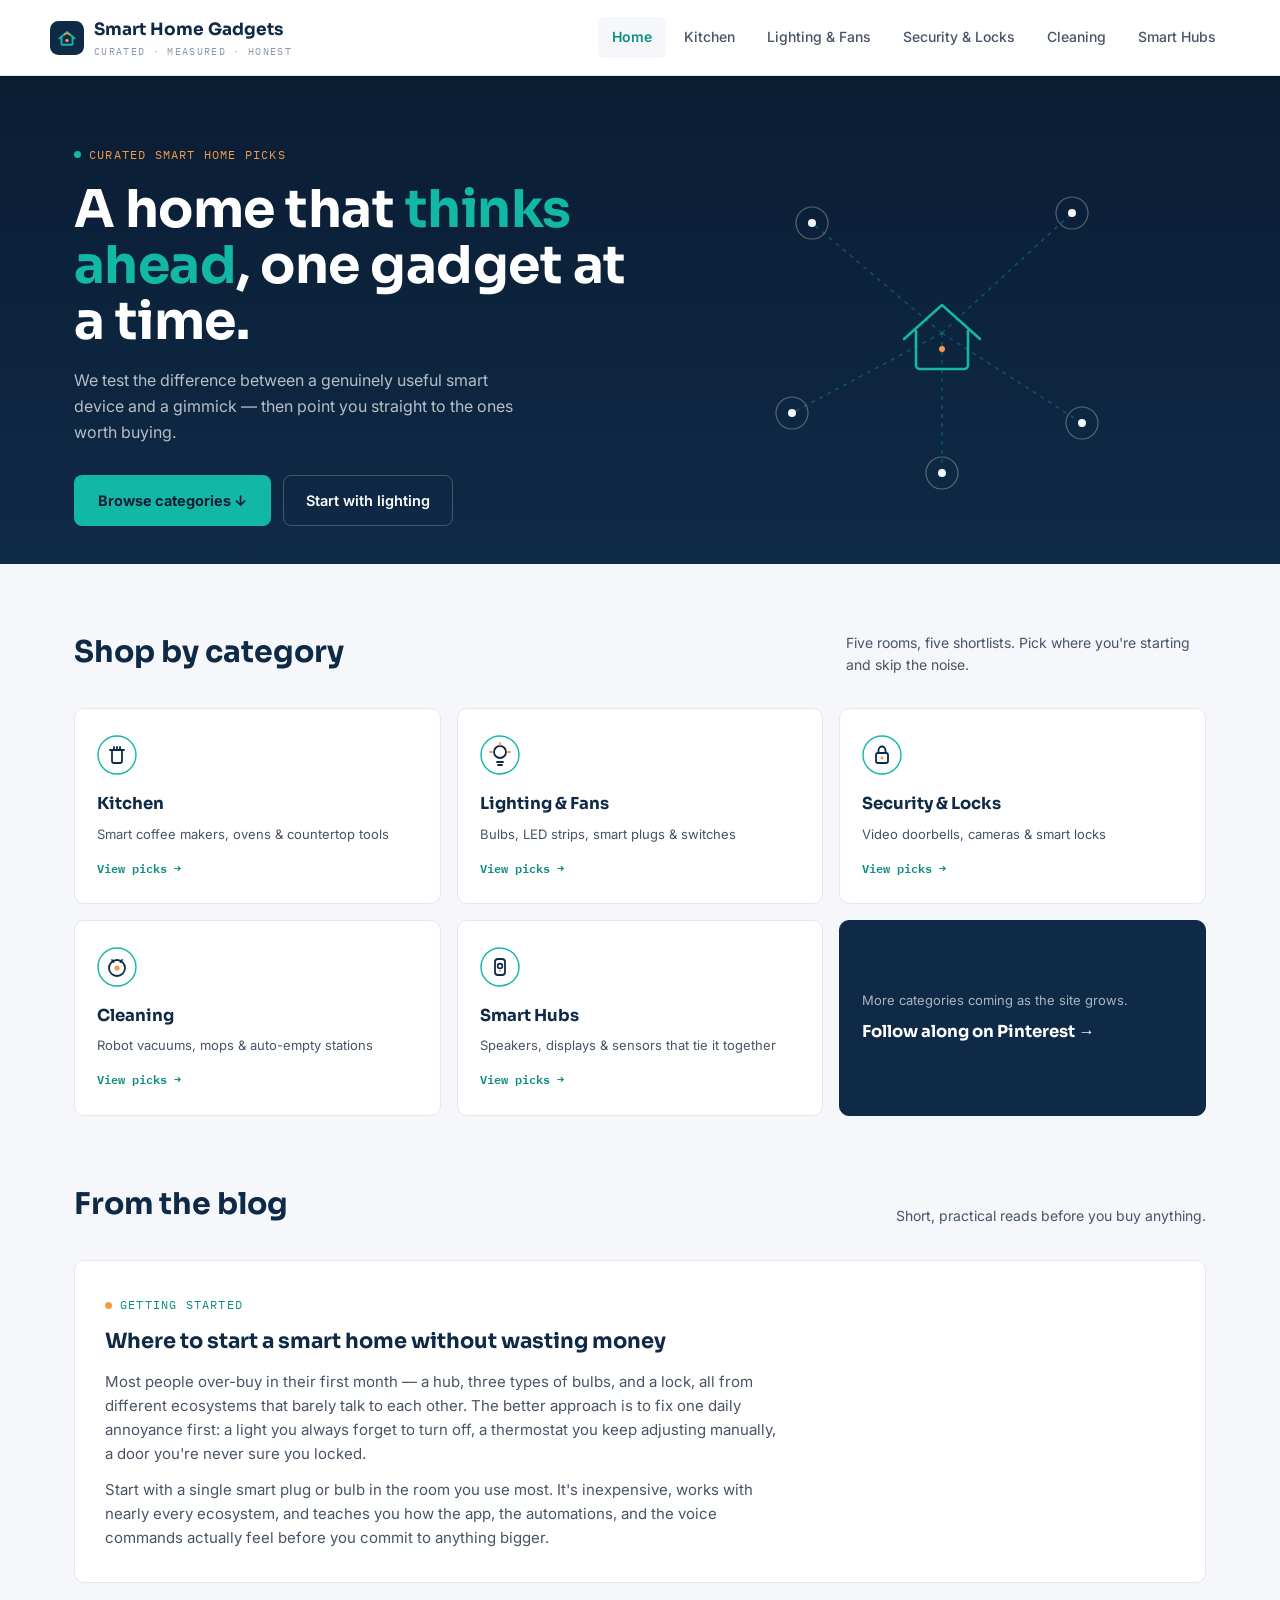
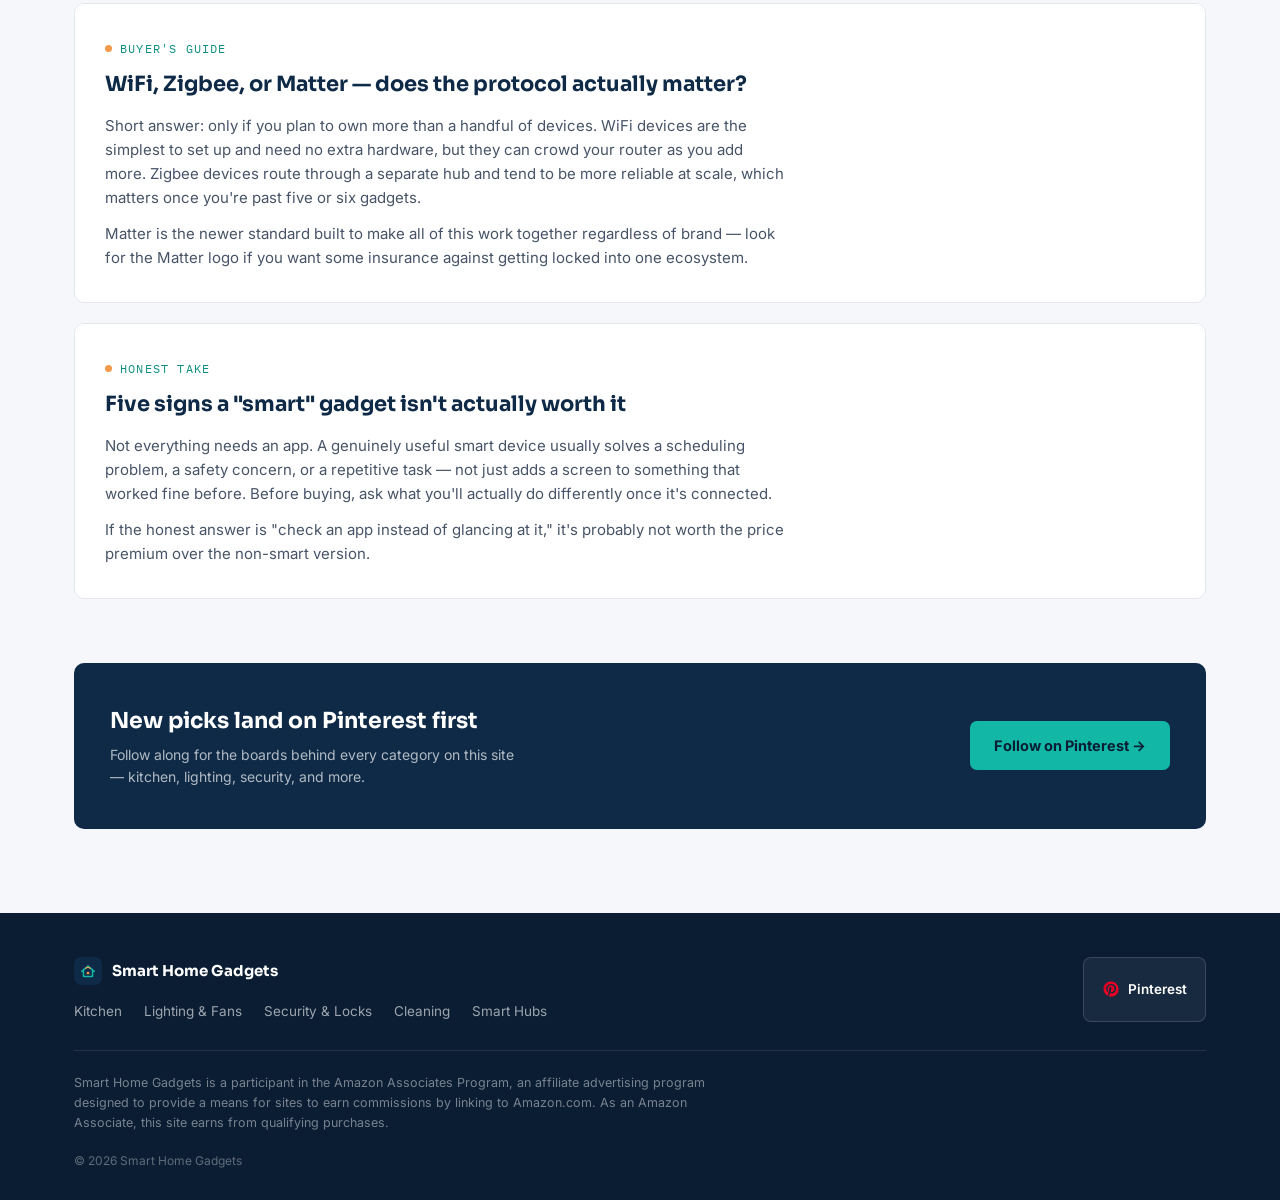
<file: index.html>
<!DOCTYPE html>
<html lang="en">
<head>
<meta charset="UTF-8">
<meta name="viewport" content="width=device-width, initial-scale=1.0">
<title>Smart Home Gadgets — Curated picks for a connected home</title>
<meta name="description" content="Curated smart home gadgets for kitchen, lighting, security, cleaning and more — reviewed, measured, and linked straight to Amazon.">
<link rel="icon" href="assets/logo.svg" type="image/svg+xml">
<link rel="preconnect" href="https://fonts.googleapis.com">
<link rel="preconnect" href="https://fonts.gstatic.com" crossorigin>
<link href="https://fonts.googleapis.com/css2?family=Sora:wght@400;600;700&family=Inter:wght@400;500;600&family=IBM+Plex+Mono:wght@400;500&display=swap" rel="stylesheet">
<link rel="stylesheet" href="assets/style.css">
<style>
  /* ---- hero (home page only) ---- */
  .hero{
    background:linear-gradient(180deg, var(--navy-deep) 0%, var(--navy) 100%);
    color:#fff;
    padding:64px 0 0;
    overflow:hidden;
  }
  .hero-inner{
    display:grid;
    grid-template-columns:1.05fr 0.95fr;
    align-items:center;
    gap:20px;
  }
  .hero .eyebrow{color:var(--amber);}
  .hero .eyebrow::before{background:var(--teal);}
  .hero h1{
    font-family:'Sora', sans-serif;
    font-weight:700;
    font-size:clamp(34px, 4.6vw, 52px);
    line-height:1.08;
    letter-spacing:-0.01em;
    margin-top:16px;
    max-width:560px;
  }
  .hero h1 span{color:var(--teal);}
  .hero p{
    margin-top:18px;
    max-width:460px;
    font-size:16px;
    color:rgba(255,255,255,0.7);
  }
  .hero-ctas{margin-top:30px; display:flex; gap:12px; flex-wrap:wrap;}
  .btn-primary{
    background:var(--teal);
    color:var(--navy-deep);
    font-weight:700;
    font-size:14.5px;
    padding:14px 24px;
    border-radius:8px;
    transition:background .15s ease, transform .15s ease;
  }
  .btn-primary:hover, .btn-primary:focus-visible{background:#0FD6C1; transform:translateY(-1px);}
  .btn-ghost{
    border:1px solid rgba(255,255,255,0.22);
    color:#fff;
    font-weight:600;
    font-size:14.5px;
    padding:13px 22px;
    border-radius:8px;
    transition:border-color .15s ease, background .15s ease;
  }
  .btn-ghost:hover, .btn-ghost:focus-visible{border-color:var(--teal); background:rgba(255,255,255,0.05);}

  /* ---- network illustration ---- */
  .network{
    position:relative;
    height:380px;
    display:flex;
    align-items:center;
    justify-content:center;
  }
  .network svg{width:100%; height:100%; max-width:440px;}
  .node-dot{animation:pulse 2.6s ease-in-out infinite;}
  .node-dot.d2{animation-delay:.4s;}
  .node-dot.d3{animation-delay:.8s;}
  .node-dot.d4{animation-delay:1.2s;}
  .node-dot.d5{animation-delay:1.6s;}
  @keyframes pulse{
    0%, 100%{opacity:0.55; r:3;}
    50%{opacity:1; r:4.5;}
  }
  .hero-floor{height:38px;}

  /* ---- articles layout ---- */
  .home-grid{
    display:grid;
    grid-template-columns:1fr;
    gap:0;
  }
</style>
</head>
<body>

<header>
  <div class="wrap inner">
    <a class="brand" href="index.html">
      <img class="logo-mark" src="assets/logo.svg" alt="">
      <span>Smart Home Gadgets<small>Curated · Measured · Honest</small></span>
    </a>
    <button class="nav-toggle" aria-label="Toggle menu" onclick="document.getElementById('site-nav').classList.toggle('open')"><span></span></button>
    <nav id="site-nav">
      <a href="index.html" class="active">Home</a>
      <a href="kitchen.html">Kitchen</a>
      <a href="lighting-fans.html">Lighting &amp; Fans</a>
      <a href="security-locks.html">Security &amp; Locks</a>
      <a href="cleaning.html">Cleaning</a>
      <a href="smart-hubs.html">Smart Hubs</a>
    </nav>
  </div>
</header>

<section class="hero">
  <div class="wrap hero-inner">
    <div>
      <div class="eyebrow">Curated smart home picks</div>
      <h1>A home that <span>thinks ahead</span>, one gadget at a time.</h1>
      <p>We test the difference between a genuinely useful smart device and a gimmick — then point you straight to the ones worth buying.</p>
      <div class="hero-ctas">
        <a class="btn-primary" href="#categories">Browse categories ↓</a>
        <a class="btn-ghost" href="lighting-fans.html">Start with lighting</a>
      </div>
    </div>
    <div class="network" aria-hidden="true">
      <svg viewBox="0 0 440 380">
        <!-- connecting lines -->
        <g stroke="rgba(18,183,166,0.35)" stroke-width="1.4" stroke-dasharray="4 5">
          <line x1="220" y1="190" x2="90" y2="80"/>
          <line x1="220" y1="190" x2="350" y2="70"/>
          <line x1="220" y1="190" x2="70" y2="270"/>
          <line x1="220" y1="190" x2="360" y2="280"/>
          <line x1="220" y1="190" x2="220" y2="330"/>
        </g>
        <!-- central house -->
        <g transform="translate(220,190)">
          <path d="M-38 6L0 -28L38 6" stroke="#12B7A6" stroke-width="2.6" fill="none" stroke-linecap="round" stroke-linejoin="round"/>
          <path d="M-26 -2V32C-26 34.2 -24.2 36 -22 36H22C24.2 36 26 34.2 26 32V-2" stroke="#12B7A6" stroke-width="2.6" fill="none" stroke-linecap="round" stroke-linejoin="round"/>
          <circle cx="0" cy="16" r="3" fill="#F2994A"/>
        </g>
        <!-- device nodes -->
        <g fill="#F5F7FA">
          <circle class="node-dot d1" cx="90" cy="80" r="4"/>
          <circle class="node-dot d2" cx="350" cy="70" r="4"/>
          <circle class="node-dot d3" cx="70" cy="270" r="4"/>
          <circle class="node-dot d4" cx="360" cy="280" r="4"/>
          <circle class="node-dot d5" cx="220" cy="330" r="4"/>
        </g>
        <g fill="none" stroke="rgba(255,255,255,0.3)" stroke-width="1.2">
          <circle cx="90" cy="80" r="16"/>
          <circle cx="350" cy="70" r="16"/>
          <circle cx="70" cy="270" r="16"/>
          <circle cx="360" cy="280" r="16"/>
          <circle cx="220" cy="330" r="16"/>
        </g>
      </svg>
    </div>
  </div>
  <div class="hero-floor"></div>
</section>

<section class="section" id="categories">
  <div class="wrap">
    <div class="section-head">
      <h2>Shop by category</h2>
      <p>Five rooms, five shortlists. Pick where you're starting and skip the noise.</p>
    </div>
    <div class="cat-tiles">

      <a class="cat-tile" href="kitchen.html">
        <svg class="icon" viewBox="0 0 40 40" fill="none"><circle cx="20" cy="20" r="19" stroke="#12B7A6" stroke-width="1.4"/><path d="M13 15h14M15 15v11a2 2 0 002 2h6a2 2 0 002-2V15" stroke="#0F2A47" stroke-width="1.8" stroke-linecap="round"/><path d="M17 12v3M20 12v3M23 12v3" stroke="#0F2A47" stroke-width="1.8" stroke-linecap="round"/></svg>
        <h3>Kitchen</h3>
        <p>Smart coffee makers, ovens &amp; countertop tools</p>
        <div class="go">View picks →</div>
      </a>

      <a class="cat-tile" href="lighting-fans.html">
        <svg class="icon" viewBox="0 0 40 40" fill="none"><circle cx="20" cy="20" r="19" stroke="#12B7A6" stroke-width="1.4"/><circle cx="20" cy="17" r="6" stroke="#0F2A47" stroke-width="1.8"/><path d="M17 27h6M18 30h4" stroke="#0F2A47" stroke-width="1.8" stroke-linecap="round"/><path d="M20 8v2M12 17h-2M30 17h-2" stroke="#F2994A" stroke-width="1.8" stroke-linecap="round"/></svg>
        <h3>Lighting &amp; Fans</h3>
        <p>Bulbs, LED strips, smart plugs &amp; switches</p>
        <div class="go">View picks →</div>
      </a>

      <a class="cat-tile" href="security-locks.html">
        <svg class="icon" viewBox="0 0 40 40" fill="none"><circle cx="20" cy="20" r="19" stroke="#12B7A6" stroke-width="1.4"/><rect x="14" y="18" width="12" height="10" rx="2" stroke="#0F2A47" stroke-width="1.8"/><path d="M16.5 18v-3a3.5 3.5 0 017 0v3" stroke="#0F2A47" stroke-width="1.8"/><circle cx="20" cy="23" r="1.4" fill="#F2994A"/></svg>
        <h3>Security &amp; Locks</h3>
        <p>Video doorbells, cameras &amp; smart locks</p>
        <div class="go">View picks →</div>
      </a>

      <a class="cat-tile" href="cleaning.html">
        <svg class="icon" viewBox="0 0 40 40" fill="none"><circle cx="20" cy="20" r="19" stroke="#12B7A6" stroke-width="1.4"/><circle cx="20" cy="21" r="8" stroke="#0F2A47" stroke-width="1.8"/><circle cx="20" cy="21" r="2.6" fill="#F2994A"/><path d="M15 13l1.5 2M25 13l-1.5 2" stroke="#0F2A47" stroke-width="1.8" stroke-linecap="round"/></svg>
        <h3>Cleaning</h3>
        <p>Robot vacuums, mops &amp; auto-empty stations</p>
        <div class="go">View picks →</div>
      </a>

      <a class="cat-tile" href="smart-hubs.html">
        <svg class="icon" viewBox="0 0 40 40" fill="none"><circle cx="20" cy="20" r="19" stroke="#12B7A6" stroke-width="1.4"/><rect x="15" y="12" width="10" height="16" rx="3" stroke="#0F2A47" stroke-width="1.8"/><circle cx="20" cy="19" r="2.4" stroke="#0F2A47" stroke-width="1.6"/><circle cx="20" cy="24" r="1" fill="#F2994A"/></svg>
        <h3>Smart Hubs</h3>
        <p>Speakers, displays &amp; sensors that tie it together</p>
        <div class="go">View picks →</div>
      </a>

      <div class="cat-tile" style="display:flex; flex-direction:column; justify-content:center; background:var(--navy); border-color:var(--navy);">
        <p style="color:rgba(255,255,255,0.65); font-size:13px; margin-top:0;">More categories coming as the site grows.</p>
        <h3 style="color:#fff; margin-top:8px;">Follow along on Pinterest →</h3>
      </div>

    </div>
  </div>
</section>

<section class="section" style="padding-top:0;">
  <div class="wrap home-grid">
    <div class="section-head">
      <h2>From the blog</h2>
      <p>Short, practical reads before you buy anything.</p>
    </div>

    <div class="article">
      <div class="eyebrow">Getting started</div>
      <h3>Where to start a smart home without wasting money</h3>
      <p>Most people over-buy in their first month — a hub, three types of bulbs, and a lock, all from different ecosystems that barely talk to each other. The better approach is to fix one daily annoyance first: a light you always forget to turn off, a thermostat you keep adjusting manually, a door you're never sure you locked.</p>
      <p>Start with a single smart plug or bulb in the room you use most. It's inexpensive, works with nearly every ecosystem, and teaches you how the app, the automations, and the voice commands actually feel before you commit to anything bigger.</p>
    </div>

    <div class="article">
      <div class="eyebrow">Buyer's guide</div>
      <h3>WiFi, Zigbee, or Matter — does the protocol actually matter?</h3>
      <p>Short answer: only if you plan to own more than a handful of devices. WiFi devices are the simplest to set up and need no extra hardware, but they can crowd your router as you add more. Zigbee devices route through a separate hub and tend to be more reliable at scale, which matters once you're past five or six gadgets.</p>
      <p>Matter is the newer standard built to make all of this work together regardless of brand — look for the Matter logo if you want some insurance against getting locked into one ecosystem.</p>
    </div>

    <div class="article">
      <div class="eyebrow">Honest take</div>
      <h3>Five signs a "smart" gadget isn't actually worth it</h3>
      <p>Not everything needs an app. A genuinely useful smart device usually solves a scheduling problem, a safety concern, or a repetitive task — not just adds a screen to something that worked fine before. Before buying, ask what you'll actually do differently once it's connected.</p>
      <p>If the honest answer is "check an app instead of glancing at it," it's probably not worth the price premium over the non-smart version.</p>
    </div>

  </div>
</section>

<section class="section" style="padding-top:0;">
  <div class="wrap">
    <div class="cta-banner">
      <div>
        <h3>New picks land on Pinterest first</h3>
        <p>Follow along for the boards behind every category on this site — kitchen, lighting, security, and more.</p>
      </div>
      <a class="btn" href="https://pinterest.com/SmartHomeGadgets83/" target="_blank" rel="noopener">Follow on Pinterest →</a>
    </div>
  </div>
</section>

<footer>
  <div class="wrap">
    <div class="foot-top">
      <div>
        <div class="foot-brand"><img class="logo-mark" src="assets/logo.svg" alt=""> Smart Home Gadgets</div>
        <div class="foot-links" style="margin-top:16px;">
          <a href="kitchen.html">Kitchen</a>
          <a href="lighting-fans.html">Lighting &amp; Fans</a>
          <a href="security-locks.html">Security &amp; Locks</a>
          <a href="cleaning.html">Cleaning</a>
          <a href="smart-hubs.html">Smart Hubs</a>
        </div>
      </div>
      <a class="pin-link" href="https://pinterest.com/SmartHomeGadgets83/" target="_blank" rel="noopener">
        <svg width="18" height="18" viewBox="0 0 24 24" fill="#E60023"><path d="M12 2C6.48 2 2 6.48 2 12c0 4.24 2.64 7.86 6.36 9.32-.09-.79-.17-2.01.04-2.88.19-.79 1.23-5.02 1.23-5.02s-.31-.63-.31-1.55c0-1.46.84-2.55 1.9-2.55.9 0 1.33.67 1.33 1.48 0 .9-.57 2.25-.87 3.5-.25 1.05.52 1.9 1.55 1.9 1.86 0 3.29-1.96 3.29-4.79 0-2.5-1.8-4.25-4.37-4.25-2.98 0-4.73 2.23-4.73 4.54 0 .9.34 1.86.78 2.39.09.1.1.2.07.3-.08.32-.25 1.02-.29 1.16-.05.19-.15.23-.35.14-1.3-.6-2.11-2.5-2.11-4.02 0-3.27 2.38-6.28 6.86-6.28 3.6 0 6.4 2.57 6.4 5.99 0 3.58-2.25 6.46-5.38 6.46-1.05 0-2.04-.55-2.38-1.19l-.65 2.46c-.23.9-.87 2.02-1.3 2.71.98.3 2.02.47 3.1.47 5.52 0 10-4.48 10-10S17.52 2 12 2z"/></svg>
        Pinterest
      </a>
    </div>
    <p class="disclosure">Smart Home Gadgets is a participant in the Amazon Associates Program, an affiliate advertising program designed to provide a means for sites to earn commissions by linking to Amazon.com. As an Amazon Associate, this site earns from qualifying purchases.</p>
    <p class="copyright">© <span id="year"></span> Smart Home Gadgets</p>
  </div>
</footer>

<script>document.getElementById('year').textContent = new Date().getFullYear();</script>
</body>
</html>
</file>
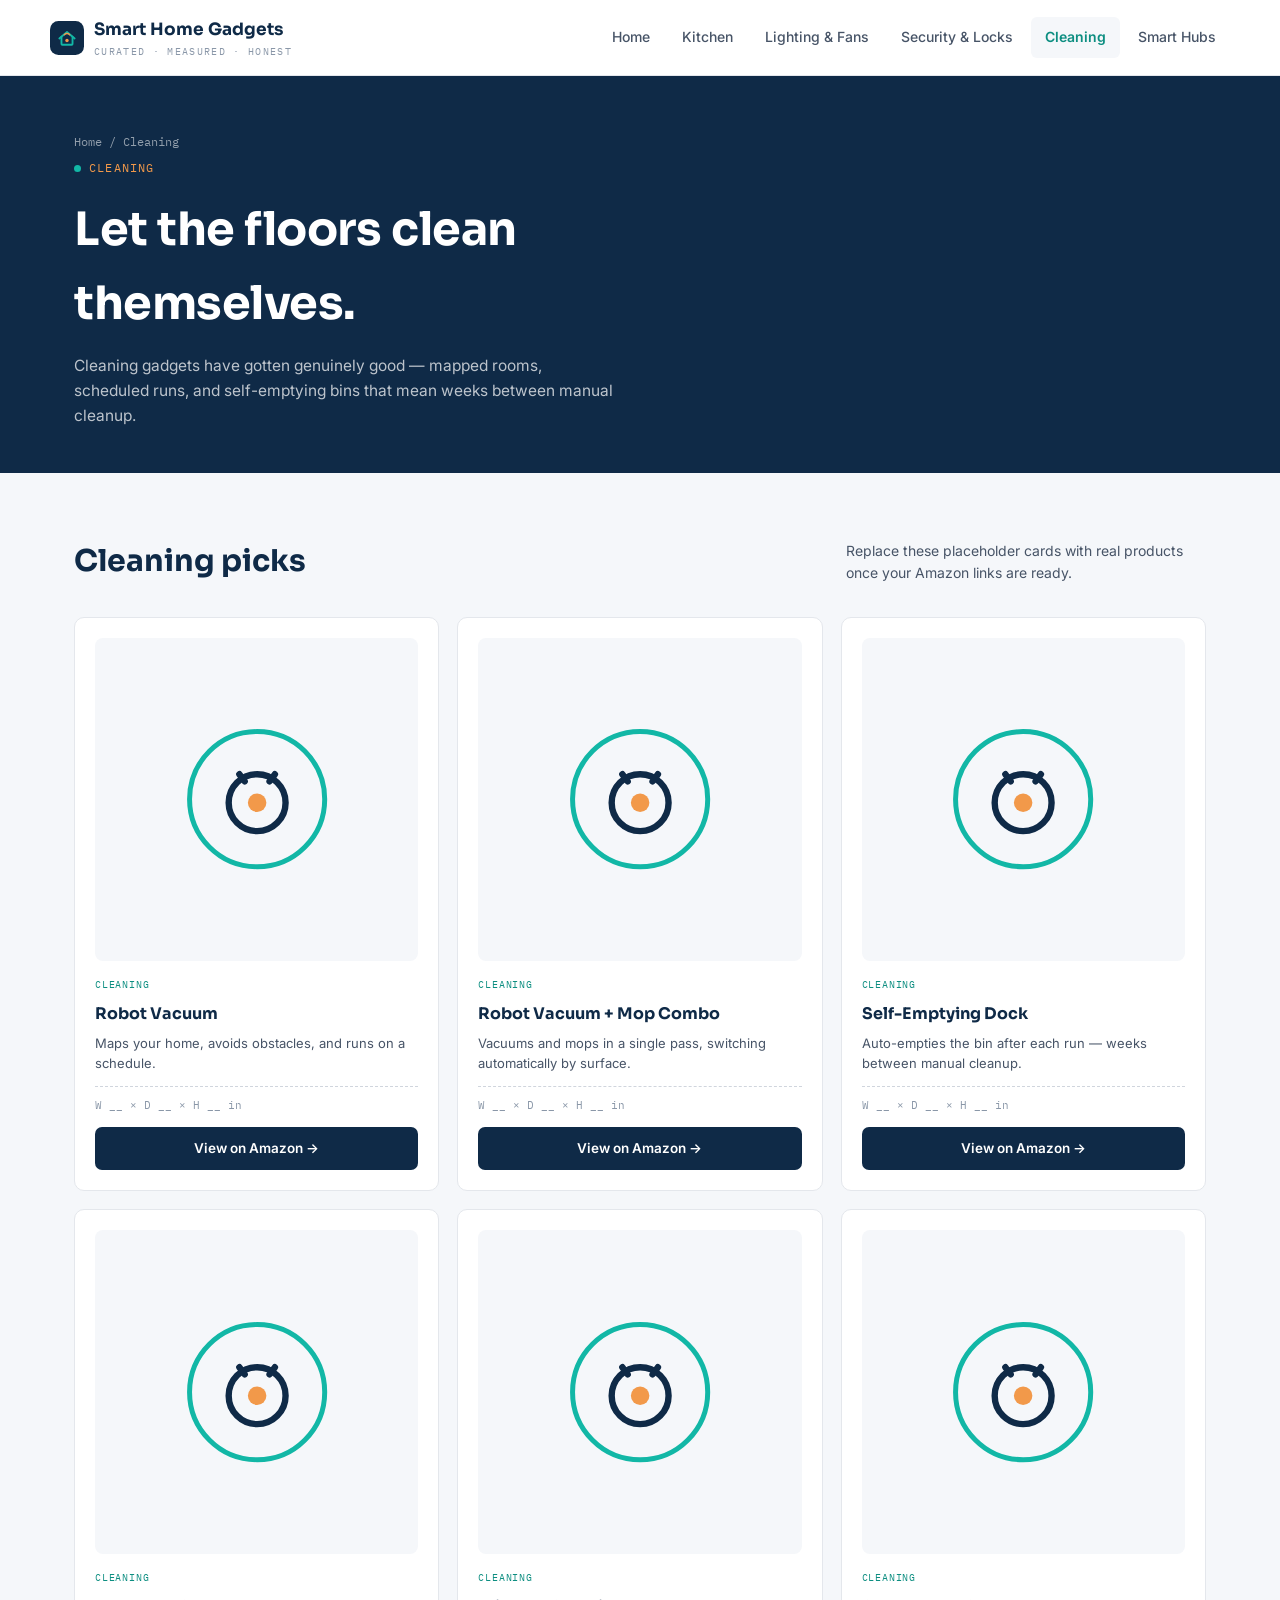
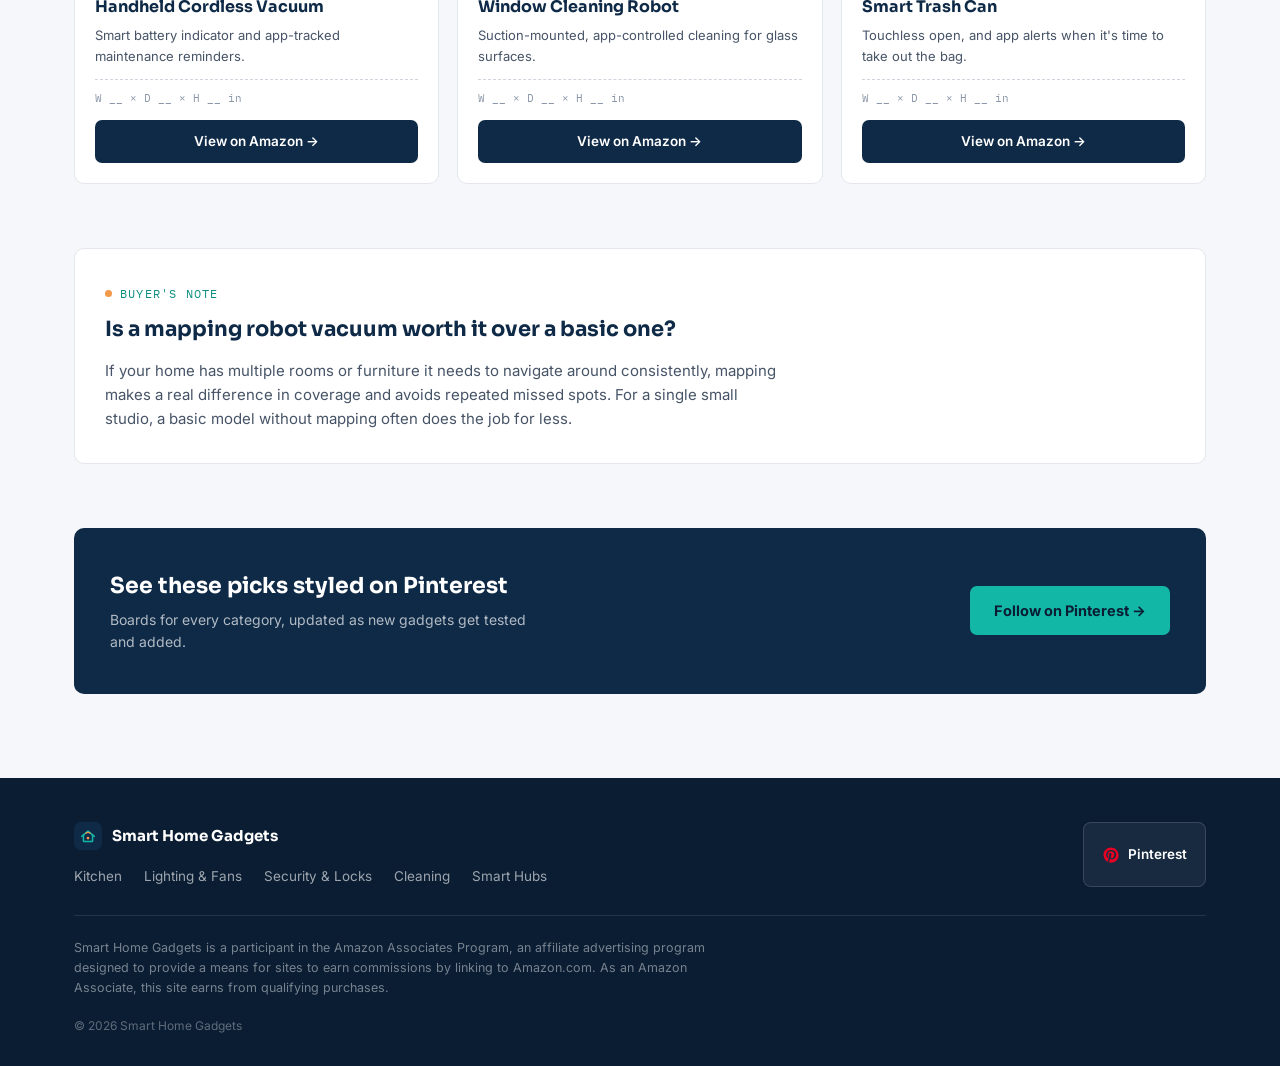
<file: cleaning.html>
<!DOCTYPE html>
<html lang="en">
<head>
<meta charset="UTF-8">
<meta name="viewport" content="width=device-width, initial-scale=1.0">
<title>Cleaning — Smart Home Gadgets</title>
<meta name="description" content="Robot vacuums, mops, and auto-empty stations for hands-off home cleaning.">
<link rel="icon" href="assets/logo.svg" type="image/svg+xml">
<link rel="preconnect" href="https://fonts.googleapis.com">
<link rel="preconnect" href="https://fonts.gstatic.com" crossorigin>
<link href="https://fonts.googleapis.com/css2?family=Sora:wght@400;600;700&family=Inter:wght@400;500;600&family=IBM+Plex+Mono:wght@400;500&display=swap" rel="stylesheet">
<link rel="stylesheet" href="assets/style.css">
</head>
<body>

<header>
  <div class="wrap inner">
    <a class="brand" href="index.html">
      <img class="logo-mark" src="assets/logo.svg" alt="">
      <span>Smart Home Gadgets<small>Curated · Measured · Honest</small></span>
    </a>
    <button class="nav-toggle" aria-label="Toggle menu" onclick="document.getElementById('site-nav').classList.toggle('open')"><span></span></button>
    <nav id="site-nav">
      <a href="index.html">Home</a>
      <a href="kitchen.html">Kitchen</a>
      <a href="lighting-fans.html">Lighting &amp; Fans</a>
      <a href="security-locks.html">Security &amp; Locks</a>
      <a href="cleaning.html" class="active">Cleaning</a>
      <a href="smart-hubs.html">Smart Hubs</a>
    </nav>
  </div>
</header>

<section class="page-hero">
  <div class="wrap">
    <div class="crumb"><a href="index.html">Home</a> / Cleaning</div>
    <div class="eyebrow">Cleaning</div>
    <h1>Let the floors clean themselves.</h1>
    <p>Cleaning gadgets have gotten genuinely good — mapped rooms, scheduled runs, and self-emptying bins that mean weeks between manual cleanup.</p>
  </div>
</section>

<section class="section">
  <div class="wrap">
    <div class="section-head">
      <h2>Cleaning picks</h2>
      <p>Replace these placeholder cards with real products once your Amazon links are ready.</p>
    </div>
    <div class="product-grid">
      <div class="p-card">
        <div class="icon-box"><svg viewBox="0 0 40 40" fill="none"><circle cx="20" cy="20" r="19" stroke="#12B7A6" stroke-width="1.4"/><circle cx="20" cy="21" r="8" stroke="#0F2A47" stroke-width="1.8"/><circle cx="20" cy="21" r="2.6" fill="#F2994A"/><path d="M15 13l1.5 2M25 13l-1.5 2" stroke="#0F2A47" stroke-width="1.8" stroke-linecap="round"/></svg></div>
        <div class="tag">Cleaning</div>
        <h3>Robot Vacuum</h3>
        <p class="desc">Maps your home, avoids obstacles, and runs on a schedule.</p>
        <div class="dim-line">W __ × D __ × H __ in</div>
        <a class="buy" href="https://www.amazon.com/dp/REPLACE_ASIN?tag=YOUR-AFFILIATE-TAG-20" target="_blank" rel="nofollow sponsored noopener">View on Amazon →</a>
      </div>
      <div class="p-card">
        <div class="icon-box"><svg viewBox="0 0 40 40" fill="none"><circle cx="20" cy="20" r="19" stroke="#12B7A6" stroke-width="1.4"/><circle cx="20" cy="21" r="8" stroke="#0F2A47" stroke-width="1.8"/><circle cx="20" cy="21" r="2.6" fill="#F2994A"/><path d="M15 13l1.5 2M25 13l-1.5 2" stroke="#0F2A47" stroke-width="1.8" stroke-linecap="round"/></svg></div>
        <div class="tag">Cleaning</div>
        <h3>Robot Vacuum + Mop Combo</h3>
        <p class="desc">Vacuums and mops in a single pass, switching automatically by surface.</p>
        <div class="dim-line">W __ × D __ × H __ in</div>
        <a class="buy" href="https://www.amazon.com/dp/REPLACE_ASIN?tag=YOUR-AFFILIATE-TAG-20" target="_blank" rel="nofollow sponsored noopener">View on Amazon →</a>
      </div>
      <div class="p-card">
        <div class="icon-box"><svg viewBox="0 0 40 40" fill="none"><circle cx="20" cy="20" r="19" stroke="#12B7A6" stroke-width="1.4"/><circle cx="20" cy="21" r="8" stroke="#0F2A47" stroke-width="1.8"/><circle cx="20" cy="21" r="2.6" fill="#F2994A"/><path d="M15 13l1.5 2M25 13l-1.5 2" stroke="#0F2A47" stroke-width="1.8" stroke-linecap="round"/></svg></div>
        <div class="tag">Cleaning</div>
        <h3>Self-Emptying Dock</h3>
        <p class="desc">Auto-empties the bin after each run — weeks between manual cleanup.</p>
        <div class="dim-line">W __ × D __ × H __ in</div>
        <a class="buy" href="https://www.amazon.com/dp/REPLACE_ASIN?tag=YOUR-AFFILIATE-TAG-20" target="_blank" rel="nofollow sponsored noopener">View on Amazon →</a>
      </div>
      <div class="p-card">
        <div class="icon-box"><svg viewBox="0 0 40 40" fill="none"><circle cx="20" cy="20" r="19" stroke="#12B7A6" stroke-width="1.4"/><circle cx="20" cy="21" r="8" stroke="#0F2A47" stroke-width="1.8"/><circle cx="20" cy="21" r="2.6" fill="#F2994A"/><path d="M15 13l1.5 2M25 13l-1.5 2" stroke="#0F2A47" stroke-width="1.8" stroke-linecap="round"/></svg></div>
        <div class="tag">Cleaning</div>
        <h3>Handheld Cordless Vacuum</h3>
        <p class="desc">Smart battery indicator and app-tracked maintenance reminders.</p>
        <div class="dim-line">W __ × D __ × H __ in</div>
        <a class="buy" href="https://www.amazon.com/dp/REPLACE_ASIN?tag=YOUR-AFFILIATE-TAG-20" target="_blank" rel="nofollow sponsored noopener">View on Amazon →</a>
      </div>
      <div class="p-card">
        <div class="icon-box"><svg viewBox="0 0 40 40" fill="none"><circle cx="20" cy="20" r="19" stroke="#12B7A6" stroke-width="1.4"/><circle cx="20" cy="21" r="8" stroke="#0F2A47" stroke-width="1.8"/><circle cx="20" cy="21" r="2.6" fill="#F2994A"/><path d="M15 13l1.5 2M25 13l-1.5 2" stroke="#0F2A47" stroke-width="1.8" stroke-linecap="round"/></svg></div>
        <div class="tag">Cleaning</div>
        <h3>Window Cleaning Robot</h3>
        <p class="desc">Suction-mounted, app-controlled cleaning for glass surfaces.</p>
        <div class="dim-line">W __ × D __ × H __ in</div>
        <a class="buy" href="https://www.amazon.com/dp/REPLACE_ASIN?tag=YOUR-AFFILIATE-TAG-20" target="_blank" rel="nofollow sponsored noopener">View on Amazon →</a>
      </div>
      <div class="p-card">
        <div class="icon-box"><svg viewBox="0 0 40 40" fill="none"><circle cx="20" cy="20" r="19" stroke="#12B7A6" stroke-width="1.4"/><circle cx="20" cy="21" r="8" stroke="#0F2A47" stroke-width="1.8"/><circle cx="20" cy="21" r="2.6" fill="#F2994A"/><path d="M15 13l1.5 2M25 13l-1.5 2" stroke="#0F2A47" stroke-width="1.8" stroke-linecap="round"/></svg></div>
        <div class="tag">Cleaning</div>
        <h3>Smart Trash Can</h3>
        <p class="desc">Touchless open, and app alerts when it's time to take out the bag.</p>
        <div class="dim-line">W __ × D __ × H __ in</div>
        <a class="buy" href="https://www.amazon.com/dp/REPLACE_ASIN?tag=YOUR-AFFILIATE-TAG-20" target="_blank" rel="nofollow sponsored noopener">View on Amazon →</a>
      </div>
    </div>
  </div>
</section>

<section class="section" style="padding-top:0;">
  <div class="wrap">
    <div class="article">
      <div class="eyebrow">Buyer's note</div>
      <h3>Is a mapping robot vacuum worth it over a basic one?</h3>
      <p>If your home has multiple rooms or furniture it needs to navigate around consistently, mapping makes a real difference in coverage and avoids repeated missed spots. For a single small studio, a basic model without mapping often does the job for less.</p>
    </div>
  </div>
</section>

<section class="section" style="padding-top:0;">
  <div class="wrap">
    <div class="cta-banner">
      <div>
        <h3>See these picks styled on Pinterest</h3>
        <p>Boards for every category, updated as new gadgets get tested and added.</p>
      </div>
      <a class="btn" href="https://pinterest.com/SmartHomeGadgets83/" target="_blank" rel="noopener">Follow on Pinterest →</a>
    </div>
  </div>
</section>

<footer>
  <div class="wrap">
    <div class="foot-top">
      <div>
        <div class="foot-brand"><img class="logo-mark" src="assets/logo.svg" alt=""> Smart Home Gadgets</div>
        <div class="foot-links" style="margin-top:16px;">
          <a href="kitchen.html">Kitchen</a>
          <a href="lighting-fans.html">Lighting &amp; Fans</a>
          <a href="security-locks.html">Security &amp; Locks</a>
          <a href="cleaning.html">Cleaning</a>
          <a href="smart-hubs.html">Smart Hubs</a>
        </div>
      </div>
      <a class="pin-link" href="https://pinterest.com/SmartHomeGadgets83/" target="_blank" rel="noopener">
        <svg width="18" height="18" viewBox="0 0 24 24" fill="#E60023"><path d="M12 2C6.48 2 2 6.48 2 12c0 4.24 2.64 7.86 6.36 9.32-.09-.79-.17-2.01.04-2.88.19-.79 1.23-5.02 1.23-5.02s-.31-.63-.31-1.55c0-1.46.84-2.55 1.9-2.55.9 0 1.33.67 1.33 1.48 0 .9-.57 2.25-.87 3.5-.25 1.05.52 1.9 1.55 1.9 1.86 0 3.29-1.96 3.29-4.79 0-2.5-1.8-4.25-4.37-4.25-2.98 0-4.73 2.23-4.73 4.54 0 .9.34 1.86.78 2.39.09.1.1.2.07.3-.08.32-.25 1.02-.29 1.16-.05.19-.15.23-.35.14-1.3-.6-2.11-2.5-2.11-4.02 0-3.27 2.38-6.28 6.86-6.28 3.6 0 6.4 2.57 6.4 5.99 0 3.58-2.25 6.46-5.38 6.46-1.05 0-2.04-.55-2.38-1.19l-.65 2.46c-.23.9-.87 2.02-1.3 2.71.98.3 2.02.47 3.1.47 5.52 0 10-4.48 10-10S17.52 2 12 2z"/></svg>
        Pinterest
      </a>
    </div>
    <p class="disclosure">Smart Home Gadgets is a participant in the Amazon Associates Program, an affiliate advertising program designed to provide a means for sites to earn commissions by linking to Amazon.com. As an Amazon Associate, this site earns from qualifying purchases.</p>
    <p class="copyright">© <span id="year"></span> Smart Home Gadgets</p>
  </div>
</footer>

<script>document.getElementById('year').textContent = new Date().getFullYear();</script>
</body>
</html>
</file>
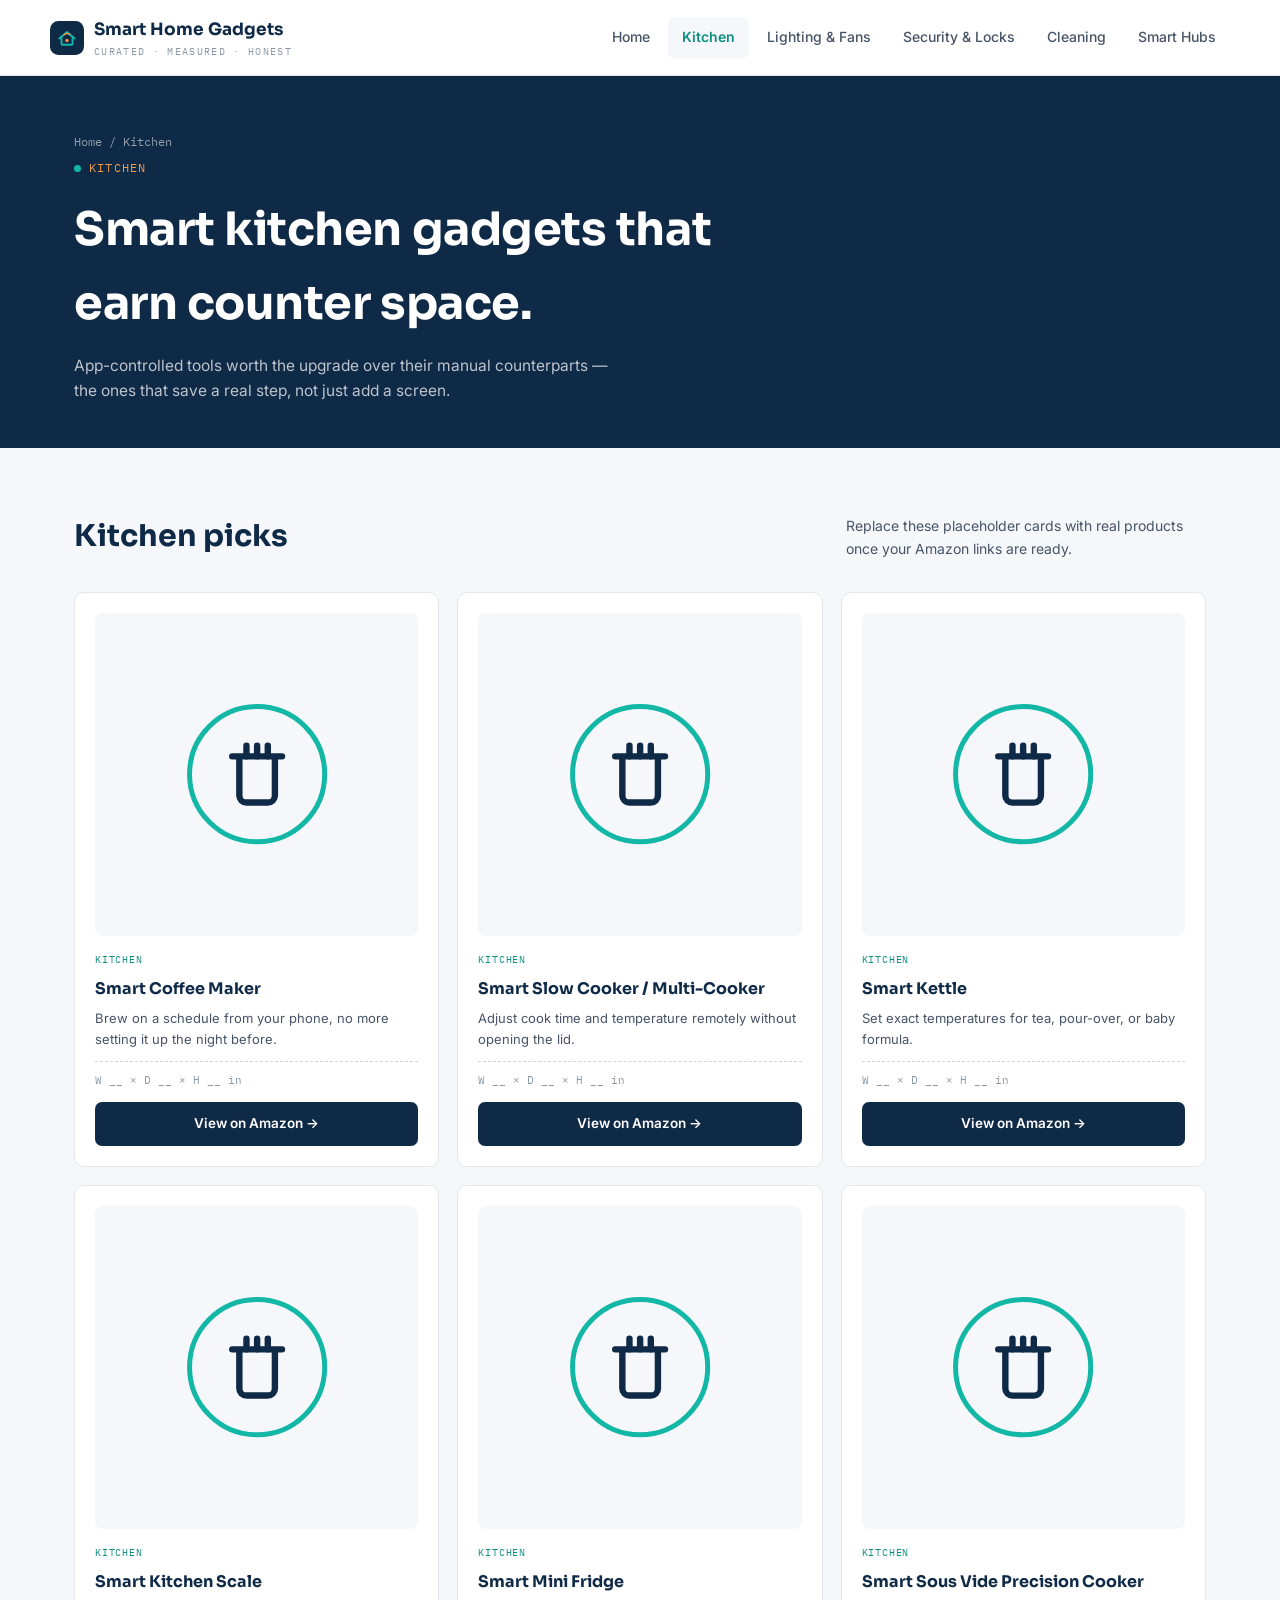
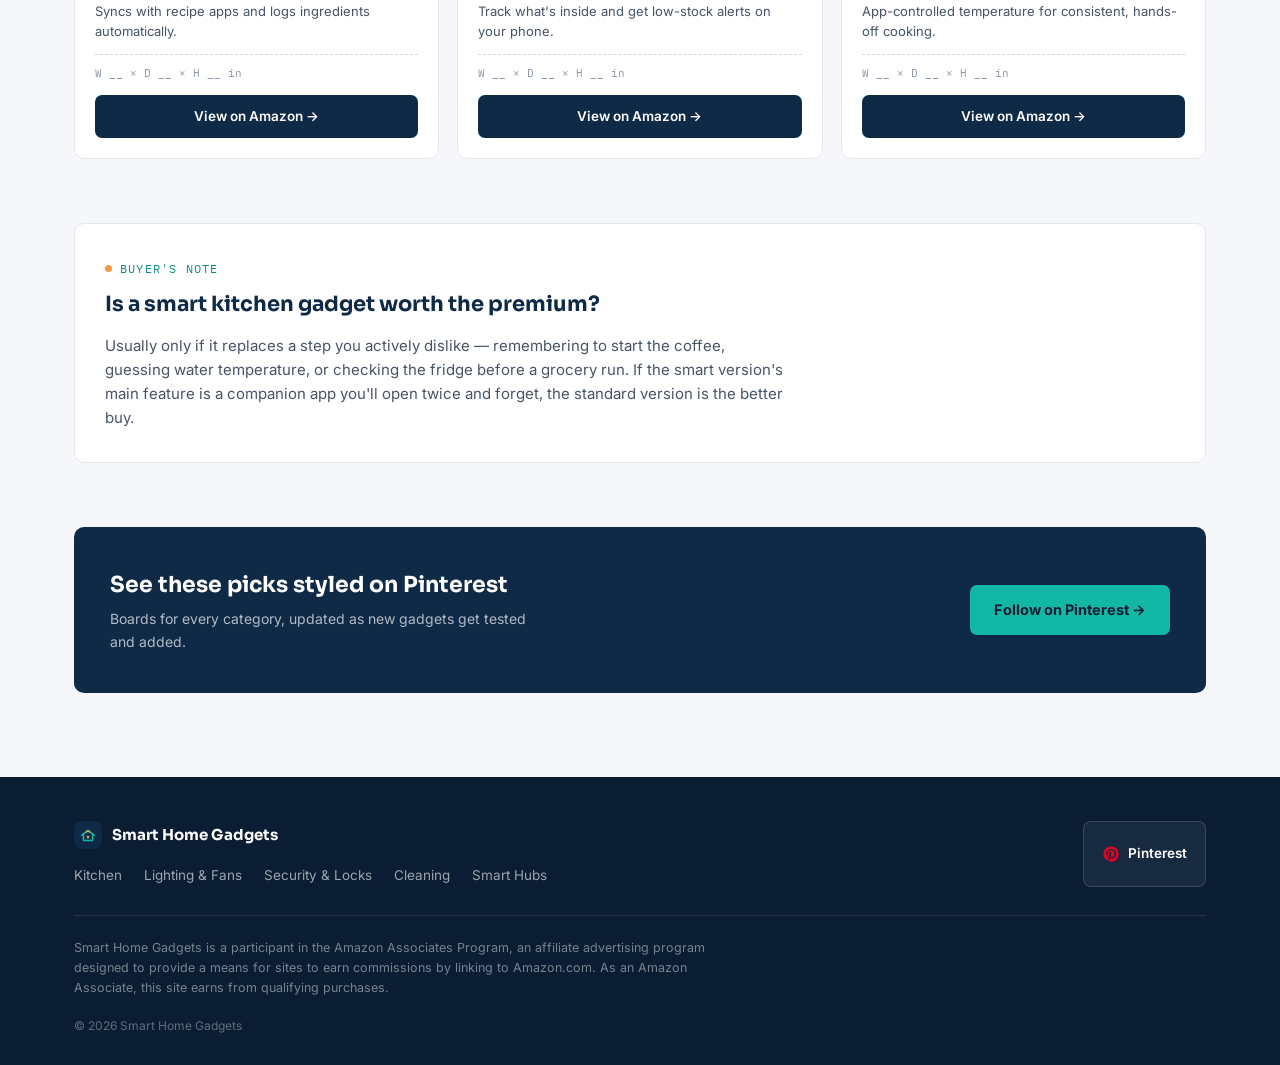
<file: kitchen.html>
<!DOCTYPE html>
<html lang="en">
<head>
<meta charset="UTF-8">
<meta name="viewport" content="width=device-width, initial-scale=1.0">
<title>Kitchen — Smart Home Gadgets</title>
<meta name="description" content="Smart kitchen gadgets — coffee makers, ovens, kettles and more, picked for daily use.">
<link rel="icon" href="assets/logo.svg" type="image/svg+xml">
<link rel="preconnect" href="https://fonts.googleapis.com">
<link rel="preconnect" href="https://fonts.gstatic.com" crossorigin>
<link href="https://fonts.googleapis.com/css2?family=Sora:wght@400;600;700&family=Inter:wght@400;500;600&family=IBM+Plex+Mono:wght@400;500&display=swap" rel="stylesheet">
<link rel="stylesheet" href="assets/style.css">
</head>
<body>

<header>
  <div class="wrap inner">
    <a class="brand" href="index.html">
      <img class="logo-mark" src="assets/logo.svg" alt="">
      <span>Smart Home Gadgets<small>Curated · Measured · Honest</small></span>
    </a>
    <button class="nav-toggle" aria-label="Toggle menu" onclick="document.getElementById('site-nav').classList.toggle('open')"><span></span></button>
    <nav id="site-nav">
      <a href="index.html">Home</a>
      <a href="kitchen.html" class="active">Kitchen</a>
      <a href="lighting-fans.html">Lighting &amp; Fans</a>
      <a href="security-locks.html">Security &amp; Locks</a>
      <a href="cleaning.html">Cleaning</a>
      <a href="smart-hubs.html">Smart Hubs</a>
    </nav>
  </div>
</header>

<section class="page-hero">
  <div class="wrap">
    <div class="crumb"><a href="index.html">Home</a> / Kitchen</div>
    <div class="eyebrow">Kitchen</div>
    <h1>Smart kitchen gadgets that earn counter space.</h1>
    <p>App-controlled tools worth the upgrade over their manual counterparts — the ones that save a real step, not just add a screen.</p>
  </div>
</section>

<section class="section">
  <div class="wrap">
    <div class="section-head">
      <h2>Kitchen picks</h2>
      <p>Replace these placeholder cards with real products once your Amazon links are ready.</p>
    </div>
    <div class="product-grid">
      <div class="p-card">
        <div class="icon-box"><svg viewBox="0 0 40 40" fill="none"><circle cx="20" cy="20" r="19" stroke="#12B7A6" stroke-width="1.4"/><path d="M13 15h14M15 15v11a2 2 0 002 2h6a2 2 0 002-2V15" stroke="#0F2A47" stroke-width="1.8" stroke-linecap="round"/><path d="M17 12v3M20 12v3M23 12v3" stroke="#0F2A47" stroke-width="1.8" stroke-linecap="round"/></svg></div>
        <div class="tag">Kitchen</div>
        <h3>Smart Coffee Maker</h3>
        <p class="desc">Brew on a schedule from your phone, no more setting it up the night before.</p>
        <div class="dim-line">W __ × D __ × H __ in</div>
        <a class="buy" href="https://www.amazon.com/dp/REPLACE_ASIN?tag=YOUR-AFFILIATE-TAG-20" target="_blank" rel="nofollow sponsored noopener">View on Amazon →</a>
      </div>
      <div class="p-card">
        <div class="icon-box"><svg viewBox="0 0 40 40" fill="none"><circle cx="20" cy="20" r="19" stroke="#12B7A6" stroke-width="1.4"/><path d="M13 15h14M15 15v11a2 2 0 002 2h6a2 2 0 002-2V15" stroke="#0F2A47" stroke-width="1.8" stroke-linecap="round"/><path d="M17 12v3M20 12v3M23 12v3" stroke="#0F2A47" stroke-width="1.8" stroke-linecap="round"/></svg></div>
        <div class="tag">Kitchen</div>
        <h3>Smart Slow Cooker / Multi-Cooker</h3>
        <p class="desc">Adjust cook time and temperature remotely without opening the lid.</p>
        <div class="dim-line">W __ × D __ × H __ in</div>
        <a class="buy" href="https://www.amazon.com/dp/REPLACE_ASIN?tag=YOUR-AFFILIATE-TAG-20" target="_blank" rel="nofollow sponsored noopener">View on Amazon →</a>
      </div>
      <div class="p-card">
        <div class="icon-box"><svg viewBox="0 0 40 40" fill="none"><circle cx="20" cy="20" r="19" stroke="#12B7A6" stroke-width="1.4"/><path d="M13 15h14M15 15v11a2 2 0 002 2h6a2 2 0 002-2V15" stroke="#0F2A47" stroke-width="1.8" stroke-linecap="round"/><path d="M17 12v3M20 12v3M23 12v3" stroke="#0F2A47" stroke-width="1.8" stroke-linecap="round"/></svg></div>
        <div class="tag">Kitchen</div>
        <h3>Smart Kettle</h3>
        <p class="desc">Set exact temperatures for tea, pour-over, or baby formula.</p>
        <div class="dim-line">W __ × D __ × H __ in</div>
        <a class="buy" href="https://www.amazon.com/dp/REPLACE_ASIN?tag=YOUR-AFFILIATE-TAG-20" target="_blank" rel="nofollow sponsored noopener">View on Amazon →</a>
      </div>
      <div class="p-card">
        <div class="icon-box"><svg viewBox="0 0 40 40" fill="none"><circle cx="20" cy="20" r="19" stroke="#12B7A6" stroke-width="1.4"/><path d="M13 15h14M15 15v11a2 2 0 002 2h6a2 2 0 002-2V15" stroke="#0F2A47" stroke-width="1.8" stroke-linecap="round"/><path d="M17 12v3M20 12v3M23 12v3" stroke="#0F2A47" stroke-width="1.8" stroke-linecap="round"/></svg></div>
        <div class="tag">Kitchen</div>
        <h3>Smart Kitchen Scale</h3>
        <p class="desc">Syncs with recipe apps and logs ingredients automatically.</p>
        <div class="dim-line">W __ × D __ × H __ in</div>
        <a class="buy" href="https://www.amazon.com/dp/REPLACE_ASIN?tag=YOUR-AFFILIATE-TAG-20" target="_blank" rel="nofollow sponsored noopener">View on Amazon →</a>
      </div>
      <div class="p-card">
        <div class="icon-box"><svg viewBox="0 0 40 40" fill="none"><circle cx="20" cy="20" r="19" stroke="#12B7A6" stroke-width="1.4"/><path d="M13 15h14M15 15v11a2 2 0 002 2h6a2 2 0 002-2V15" stroke="#0F2A47" stroke-width="1.8" stroke-linecap="round"/><path d="M17 12v3M20 12v3M23 12v3" stroke="#0F2A47" stroke-width="1.8" stroke-linecap="round"/></svg></div>
        <div class="tag">Kitchen</div>
        <h3>Smart Mini Fridge</h3>
        <p class="desc">Track what's inside and get low-stock alerts on your phone.</p>
        <div class="dim-line">W __ × D __ × H __ in</div>
        <a class="buy" href="https://www.amazon.com/dp/REPLACE_ASIN?tag=YOUR-AFFILIATE-TAG-20" target="_blank" rel="nofollow sponsored noopener">View on Amazon →</a>
      </div>
      <div class="p-card">
        <div class="icon-box"><svg viewBox="0 0 40 40" fill="none"><circle cx="20" cy="20" r="19" stroke="#12B7A6" stroke-width="1.4"/><path d="M13 15h14M15 15v11a2 2 0 002 2h6a2 2 0 002-2V15" stroke="#0F2A47" stroke-width="1.8" stroke-linecap="round"/><path d="M17 12v3M20 12v3M23 12v3" stroke="#0F2A47" stroke-width="1.8" stroke-linecap="round"/></svg></div>
        <div class="tag">Kitchen</div>
        <h3>Smart Sous Vide Precision Cooker</h3>
        <p class="desc">App-controlled temperature for consistent, hands-off cooking.</p>
        <div class="dim-line">W __ × D __ × H __ in</div>
        <a class="buy" href="https://www.amazon.com/dp/REPLACE_ASIN?tag=YOUR-AFFILIATE-TAG-20" target="_blank" rel="nofollow sponsored noopener">View on Amazon →</a>
      </div>
    </div>
  </div>
</section>

<section class="section" style="padding-top:0;">
  <div class="wrap">
    <div class="article">
      <div class="eyebrow">Buyer's note</div>
      <h3>Is a smart kitchen gadget worth the premium?</h3>
      <p>Usually only if it replaces a step you actively dislike — remembering to start the coffee, guessing water temperature, or checking the fridge before a grocery run. If the smart version's main feature is a companion app you'll open twice and forget, the standard version is the better buy.</p>
    </div>
  </div>
</section>

<section class="section" style="padding-top:0;">
  <div class="wrap">
    <div class="cta-banner">
      <div>
        <h3>See these picks styled on Pinterest</h3>
        <p>Boards for every category, updated as new gadgets get tested and added.</p>
      </div>
      <a class="btn" href="https://pinterest.com/SmartHomeGadgets83/" target="_blank" rel="noopener">Follow on Pinterest →</a>
    </div>
  </div>
</section>

<footer>
  <div class="wrap">
    <div class="foot-top">
      <div>
        <div class="foot-brand"><img class="logo-mark" src="assets/logo.svg" alt=""> Smart Home Gadgets</div>
        <div class="foot-links" style="margin-top:16px;">
          <a href="kitchen.html">Kitchen</a>
          <a href="lighting-fans.html">Lighting &amp; Fans</a>
          <a href="security-locks.html">Security &amp; Locks</a>
          <a href="cleaning.html">Cleaning</a>
          <a href="smart-hubs.html">Smart Hubs</a>
        </div>
      </div>
      <a class="pin-link" href="https://pinterest.com/SmartHomeGadgets83/" target="_blank" rel="noopener">
        <svg width="18" height="18" viewBox="0 0 24 24" fill="#E60023"><path d="M12 2C6.48 2 2 6.48 2 12c0 4.24 2.64 7.86 6.36 9.32-.09-.79-.17-2.01.04-2.88.19-.79 1.23-5.02 1.23-5.02s-.31-.63-.31-1.55c0-1.46.84-2.55 1.9-2.55.9 0 1.33.67 1.33 1.48 0 .9-.57 2.25-.87 3.5-.25 1.05.52 1.9 1.55 1.9 1.86 0 3.29-1.96 3.29-4.79 0-2.5-1.8-4.25-4.37-4.25-2.98 0-4.73 2.23-4.73 4.54 0 .9.34 1.86.78 2.39.09.1.1.2.07.3-.08.32-.25 1.02-.29 1.16-.05.19-.15.23-.35.14-1.3-.6-2.11-2.5-2.11-4.02 0-3.27 2.38-6.28 6.86-6.28 3.6 0 6.4 2.57 6.4 5.99 0 3.58-2.25 6.46-5.38 6.46-1.05 0-2.04-.55-2.38-1.19l-.65 2.46c-.23.9-.87 2.02-1.3 2.71.98.3 2.02.47 3.1.47 5.52 0 10-4.48 10-10S17.52 2 12 2z"/></svg>
        Pinterest
      </a>
    </div>
    <p class="disclosure">Smart Home Gadgets is a participant in the Amazon Associates Program, an affiliate advertising program designed to provide a means for sites to earn commissions by linking to Amazon.com. As an Amazon Associate, this site earns from qualifying purchases.</p>
    <p class="copyright">© <span id="year"></span> Smart Home Gadgets</p>
  </div>
</footer>

<script>document.getElementById('year').textContent = new Date().getFullYear();</script>
</body>
</html>
</file>
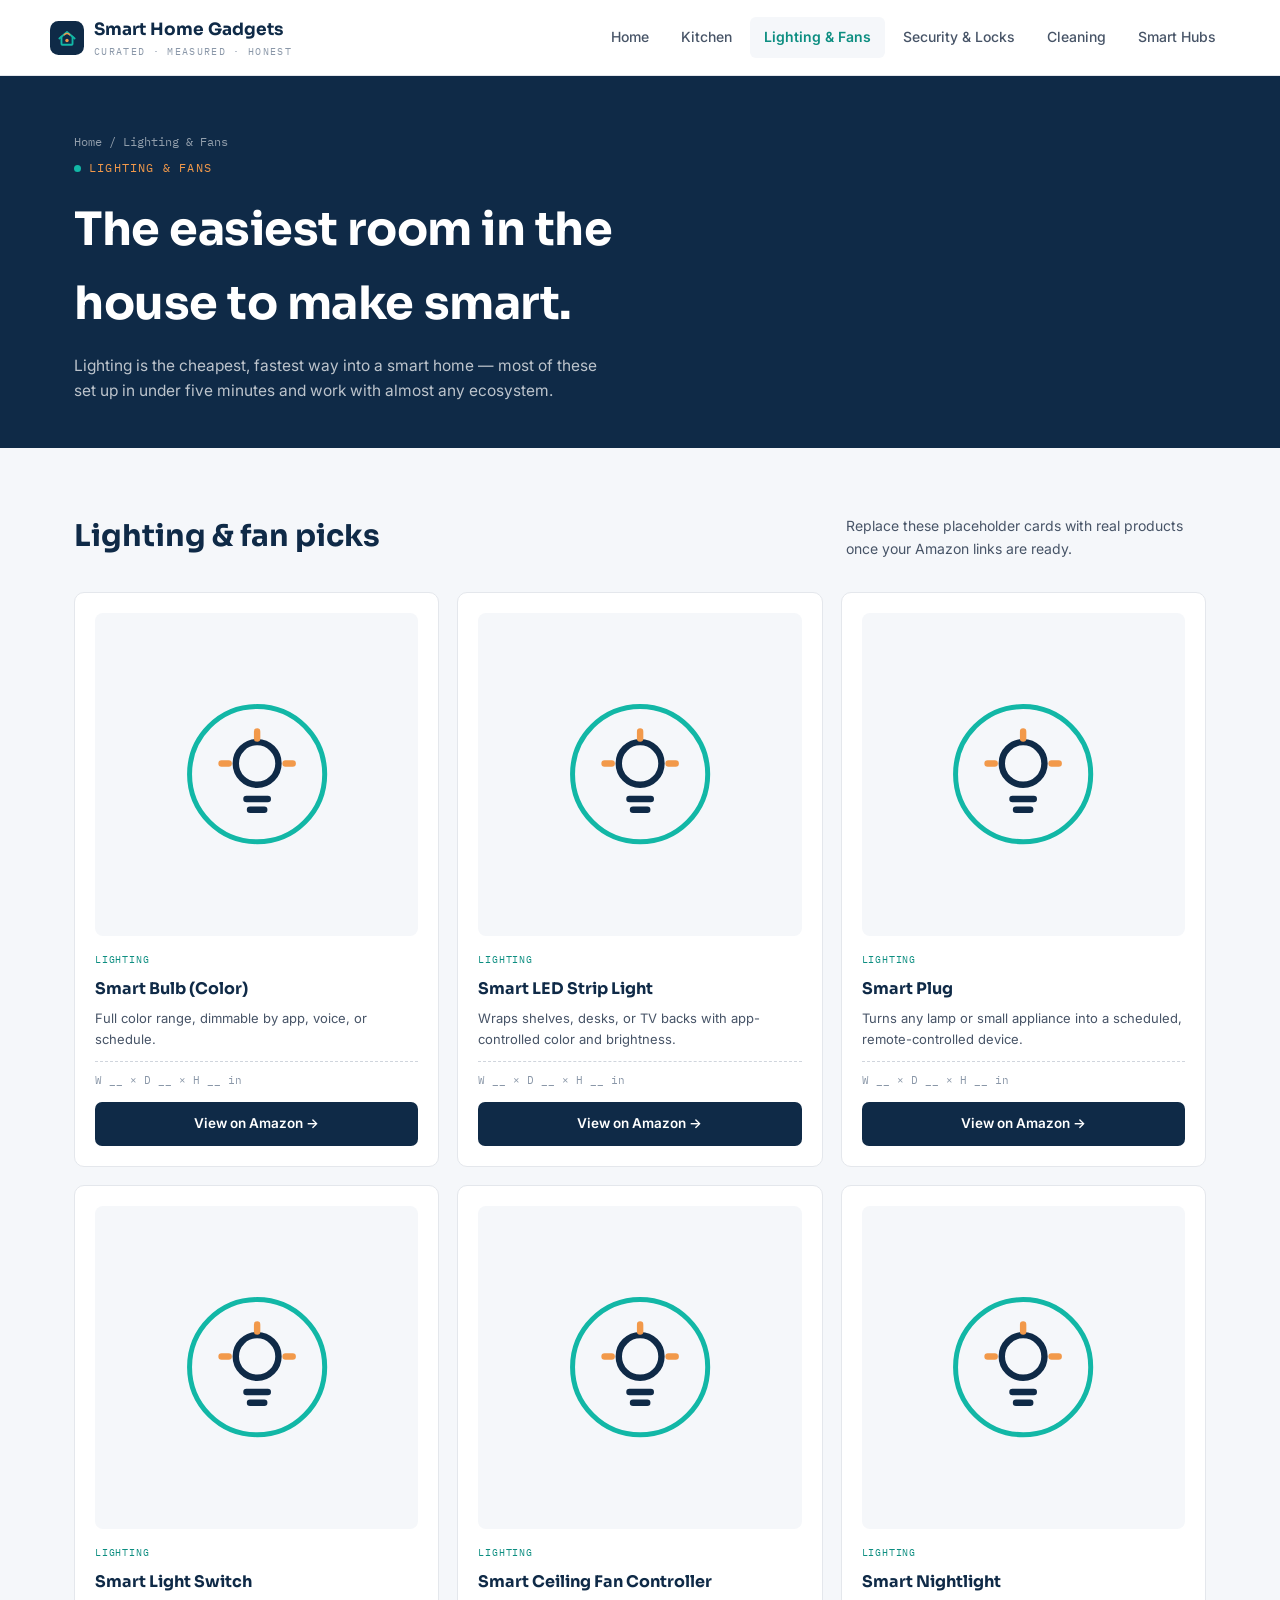
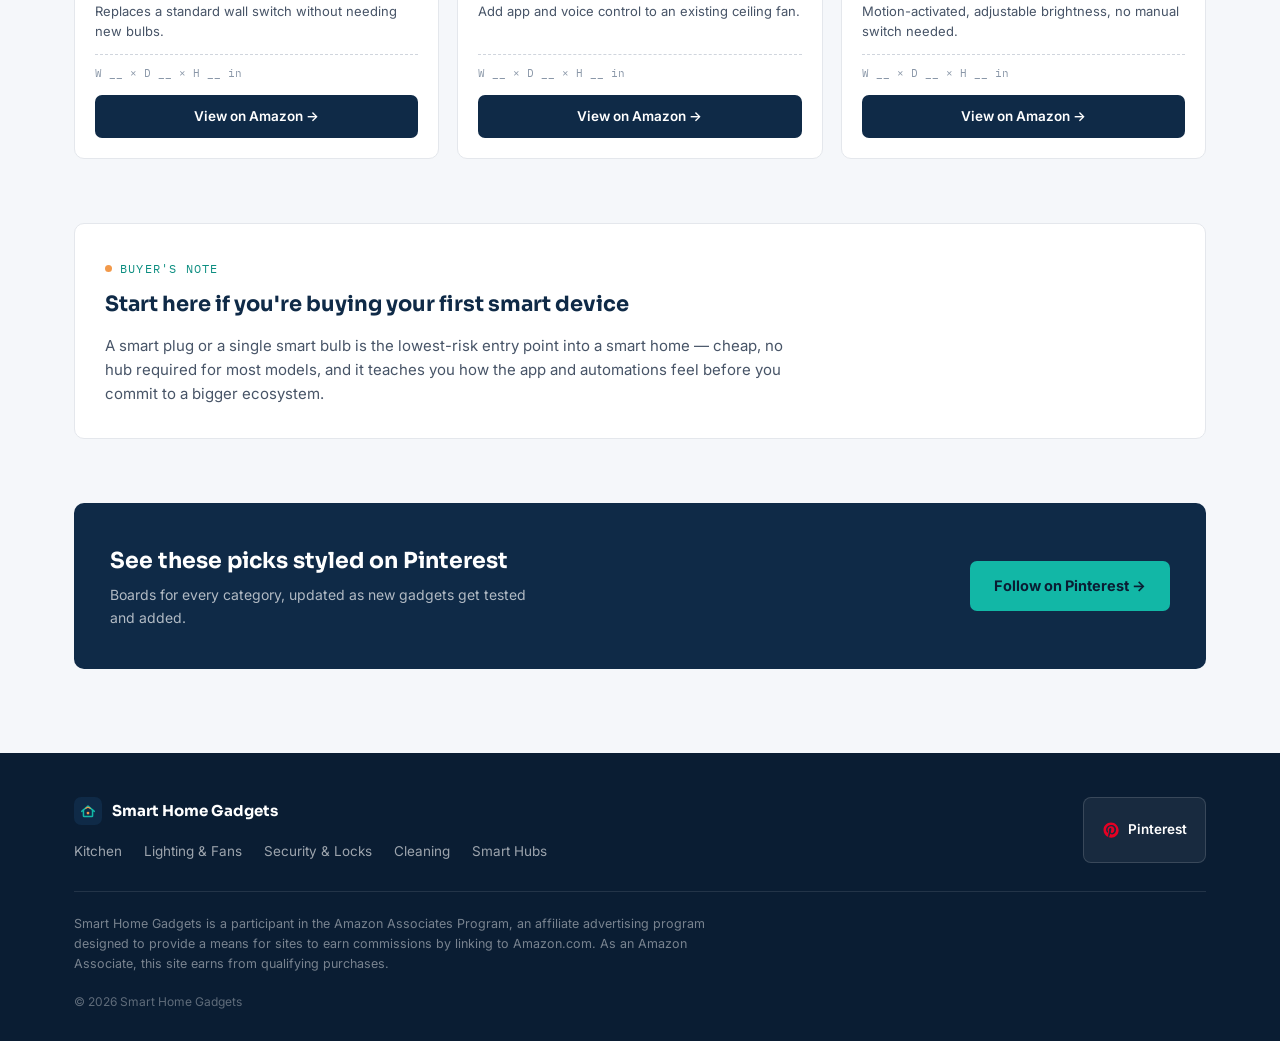
<file: lighting-fans.html>
<!DOCTYPE html>
<html lang="en">
<head>
<meta charset="UTF-8">
<meta name="viewport" content="width=device-width, initial-scale=1.0">
<title>Lighting & Fans — Smart Home Gadgets</title>
<meta name="description" content="Smart bulbs, LED strips, plugs, switches and fans for an app- and voice-controlled home.">
<link rel="icon" href="assets/logo.svg" type="image/svg+xml">
<link rel="preconnect" href="https://fonts.googleapis.com">
<link rel="preconnect" href="https://fonts.gstatic.com" crossorigin>
<link href="https://fonts.googleapis.com/css2?family=Sora:wght@400;600;700&family=Inter:wght@400;500;600&family=IBM+Plex+Mono:wght@400;500&display=swap" rel="stylesheet">
<link rel="stylesheet" href="assets/style.css">
</head>
<body>

<header>
  <div class="wrap inner">
    <a class="brand" href="index.html">
      <img class="logo-mark" src="assets/logo.svg" alt="">
      <span>Smart Home Gadgets<small>Curated · Measured · Honest</small></span>
    </a>
    <button class="nav-toggle" aria-label="Toggle menu" onclick="document.getElementById('site-nav').classList.toggle('open')"><span></span></button>
    <nav id="site-nav">
      <a href="index.html">Home</a>
      <a href="kitchen.html">Kitchen</a>
      <a href="lighting-fans.html" class="active">Lighting &amp; Fans</a>
      <a href="security-locks.html">Security &amp; Locks</a>
      <a href="cleaning.html">Cleaning</a>
      <a href="smart-hubs.html">Smart Hubs</a>
    </nav>
  </div>
</header>

<section class="page-hero">
  <div class="wrap">
    <div class="crumb"><a href="index.html">Home</a> / Lighting &amp; Fans</div>
    <div class="eyebrow">Lighting & Fans</div>
    <h1>The easiest room in the house to make smart.</h1>
    <p>Lighting is the cheapest, fastest way into a smart home — most of these set up in under five minutes and work with almost any ecosystem.</p>
  </div>
</section>

<section class="section">
  <div class="wrap">
    <div class="section-head">
      <h2>Lighting & fan picks</h2>
      <p>Replace these placeholder cards with real products once your Amazon links are ready.</p>
    </div>
    <div class="product-grid">
      <div class="p-card">
        <div class="icon-box"><svg viewBox="0 0 40 40" fill="none"><circle cx="20" cy="20" r="19" stroke="#12B7A6" stroke-width="1.4"/><circle cx="20" cy="17" r="6" stroke="#0F2A47" stroke-width="1.8"/><path d="M17 27h6M18 30h4" stroke="#0F2A47" stroke-width="1.8" stroke-linecap="round"/><path d="M20 8v2M12 17h-2M30 17h-2" stroke="#F2994A" stroke-width="1.8" stroke-linecap="round"/></svg></div>
        <div class="tag">Lighting</div>
        <h3>Smart Bulb (Color)</h3>
        <p class="desc">Full color range, dimmable by app, voice, or schedule.</p>
        <div class="dim-line">W __ × D __ × H __ in</div>
        <a class="buy" href="https://www.amazon.com/dp/REPLACE_ASIN?tag=YOUR-AFFILIATE-TAG-20" target="_blank" rel="nofollow sponsored noopener">View on Amazon →</a>
      </div>
      <div class="p-card">
        <div class="icon-box"><svg viewBox="0 0 40 40" fill="none"><circle cx="20" cy="20" r="19" stroke="#12B7A6" stroke-width="1.4"/><circle cx="20" cy="17" r="6" stroke="#0F2A47" stroke-width="1.8"/><path d="M17 27h6M18 30h4" stroke="#0F2A47" stroke-width="1.8" stroke-linecap="round"/><path d="M20 8v2M12 17h-2M30 17h-2" stroke="#F2994A" stroke-width="1.8" stroke-linecap="round"/></svg></div>
        <div class="tag">Lighting</div>
        <h3>Smart LED Strip Light</h3>
        <p class="desc">Wraps shelves, desks, or TV backs with app-controlled color and brightness.</p>
        <div class="dim-line">W __ × D __ × H __ in</div>
        <a class="buy" href="https://www.amazon.com/dp/REPLACE_ASIN?tag=YOUR-AFFILIATE-TAG-20" target="_blank" rel="nofollow sponsored noopener">View on Amazon →</a>
      </div>
      <div class="p-card">
        <div class="icon-box"><svg viewBox="0 0 40 40" fill="none"><circle cx="20" cy="20" r="19" stroke="#12B7A6" stroke-width="1.4"/><circle cx="20" cy="17" r="6" stroke="#0F2A47" stroke-width="1.8"/><path d="M17 27h6M18 30h4" stroke="#0F2A47" stroke-width="1.8" stroke-linecap="round"/><path d="M20 8v2M12 17h-2M30 17h-2" stroke="#F2994A" stroke-width="1.8" stroke-linecap="round"/></svg></div>
        <div class="tag">Lighting</div>
        <h3>Smart Plug</h3>
        <p class="desc">Turns any lamp or small appliance into a scheduled, remote-controlled device.</p>
        <div class="dim-line">W __ × D __ × H __ in</div>
        <a class="buy" href="https://www.amazon.com/dp/REPLACE_ASIN?tag=YOUR-AFFILIATE-TAG-20" target="_blank" rel="nofollow sponsored noopener">View on Amazon →</a>
      </div>
      <div class="p-card">
        <div class="icon-box"><svg viewBox="0 0 40 40" fill="none"><circle cx="20" cy="20" r="19" stroke="#12B7A6" stroke-width="1.4"/><circle cx="20" cy="17" r="6" stroke="#0F2A47" stroke-width="1.8"/><path d="M17 27h6M18 30h4" stroke="#0F2A47" stroke-width="1.8" stroke-linecap="round"/><path d="M20 8v2M12 17h-2M30 17h-2" stroke="#F2994A" stroke-width="1.8" stroke-linecap="round"/></svg></div>
        <div class="tag">Lighting</div>
        <h3>Smart Light Switch</h3>
        <p class="desc">Replaces a standard wall switch without needing new bulbs.</p>
        <div class="dim-line">W __ × D __ × H __ in</div>
        <a class="buy" href="https://www.amazon.com/dp/REPLACE_ASIN?tag=YOUR-AFFILIATE-TAG-20" target="_blank" rel="nofollow sponsored noopener">View on Amazon →</a>
      </div>
      <div class="p-card">
        <div class="icon-box"><svg viewBox="0 0 40 40" fill="none"><circle cx="20" cy="20" r="19" stroke="#12B7A6" stroke-width="1.4"/><circle cx="20" cy="17" r="6" stroke="#0F2A47" stroke-width="1.8"/><path d="M17 27h6M18 30h4" stroke="#0F2A47" stroke-width="1.8" stroke-linecap="round"/><path d="M20 8v2M12 17h-2M30 17h-2" stroke="#F2994A" stroke-width="1.8" stroke-linecap="round"/></svg></div>
        <div class="tag">Lighting</div>
        <h3>Smart Ceiling Fan Controller</h3>
        <p class="desc">Add app and voice control to an existing ceiling fan.</p>
        <div class="dim-line">W __ × D __ × H __ in</div>
        <a class="buy" href="https://www.amazon.com/dp/REPLACE_ASIN?tag=YOUR-AFFILIATE-TAG-20" target="_blank" rel="nofollow sponsored noopener">View on Amazon →</a>
      </div>
      <div class="p-card">
        <div class="icon-box"><svg viewBox="0 0 40 40" fill="none"><circle cx="20" cy="20" r="19" stroke="#12B7A6" stroke-width="1.4"/><circle cx="20" cy="17" r="6" stroke="#0F2A47" stroke-width="1.8"/><path d="M17 27h6M18 30h4" stroke="#0F2A47" stroke-width="1.8" stroke-linecap="round"/><path d="M20 8v2M12 17h-2M30 17h-2" stroke="#F2994A" stroke-width="1.8" stroke-linecap="round"/></svg></div>
        <div class="tag">Lighting</div>
        <h3>Smart Nightlight</h3>
        <p class="desc">Motion-activated, adjustable brightness, no manual switch needed.</p>
        <div class="dim-line">W __ × D __ × H __ in</div>
        <a class="buy" href="https://www.amazon.com/dp/REPLACE_ASIN?tag=YOUR-AFFILIATE-TAG-20" target="_blank" rel="nofollow sponsored noopener">View on Amazon →</a>
      </div>
    </div>
  </div>
</section>

<section class="section" style="padding-top:0;">
  <div class="wrap">
    <div class="article">
      <div class="eyebrow">Buyer's note</div>
      <h3>Start here if you're buying your first smart device</h3>
      <p>A smart plug or a single smart bulb is the lowest-risk entry point into a smart home — cheap, no hub required for most models, and it teaches you how the app and automations feel before you commit to a bigger ecosystem.</p>
    </div>
  </div>
</section>

<section class="section" style="padding-top:0;">
  <div class="wrap">
    <div class="cta-banner">
      <div>
        <h3>See these picks styled on Pinterest</h3>
        <p>Boards for every category, updated as new gadgets get tested and added.</p>
      </div>
      <a class="btn" href="https://pinterest.com/SmartHomeGadgets83/" target="_blank" rel="noopener">Follow on Pinterest →</a>
    </div>
  </div>
</section>

<footer>
  <div class="wrap">
    <div class="foot-top">
      <div>
        <div class="foot-brand"><img class="logo-mark" src="assets/logo.svg" alt=""> Smart Home Gadgets</div>
        <div class="foot-links" style="margin-top:16px;">
          <a href="kitchen.html">Kitchen</a>
          <a href="lighting-fans.html">Lighting &amp; Fans</a>
          <a href="security-locks.html">Security &amp; Locks</a>
          <a href="cleaning.html">Cleaning</a>
          <a href="smart-hubs.html">Smart Hubs</a>
        </div>
      </div>
      <a class="pin-link" href="https://pinterest.com/SmartHomeGadgets83/" target="_blank" rel="noopener">
        <svg width="18" height="18" viewBox="0 0 24 24" fill="#E60023"><path d="M12 2C6.48 2 2 6.48 2 12c0 4.24 2.64 7.86 6.36 9.32-.09-.79-.17-2.01.04-2.88.19-.79 1.23-5.02 1.23-5.02s-.31-.63-.31-1.55c0-1.46.84-2.55 1.9-2.55.9 0 1.33.67 1.33 1.48 0 .9-.57 2.25-.87 3.5-.25 1.05.52 1.9 1.55 1.9 1.86 0 3.29-1.96 3.29-4.79 0-2.5-1.8-4.25-4.37-4.25-2.98 0-4.73 2.23-4.73 4.54 0 .9.34 1.86.78 2.39.09.1.1.2.07.3-.08.32-.25 1.02-.29 1.16-.05.19-.15.23-.35.14-1.3-.6-2.11-2.5-2.11-4.02 0-3.27 2.38-6.28 6.86-6.28 3.6 0 6.4 2.57 6.4 5.99 0 3.58-2.25 6.46-5.38 6.46-1.05 0-2.04-.55-2.38-1.19l-.65 2.46c-.23.9-.87 2.02-1.3 2.71.98.3 2.02.47 3.1.47 5.52 0 10-4.48 10-10S17.52 2 12 2z"/></svg>
        Pinterest
      </a>
    </div>
    <p class="disclosure">Smart Home Gadgets is a participant in the Amazon Associates Program, an affiliate advertising program designed to provide a means for sites to earn commissions by linking to Amazon.com. As an Amazon Associate, this site earns from qualifying purchases.</p>
    <p class="copyright">© <span id="year"></span> Smart Home Gadgets</p>
  </div>
</footer>

<script>document.getElementById('year').textContent = new Date().getFullYear();</script>
</body>
</html>
</file>
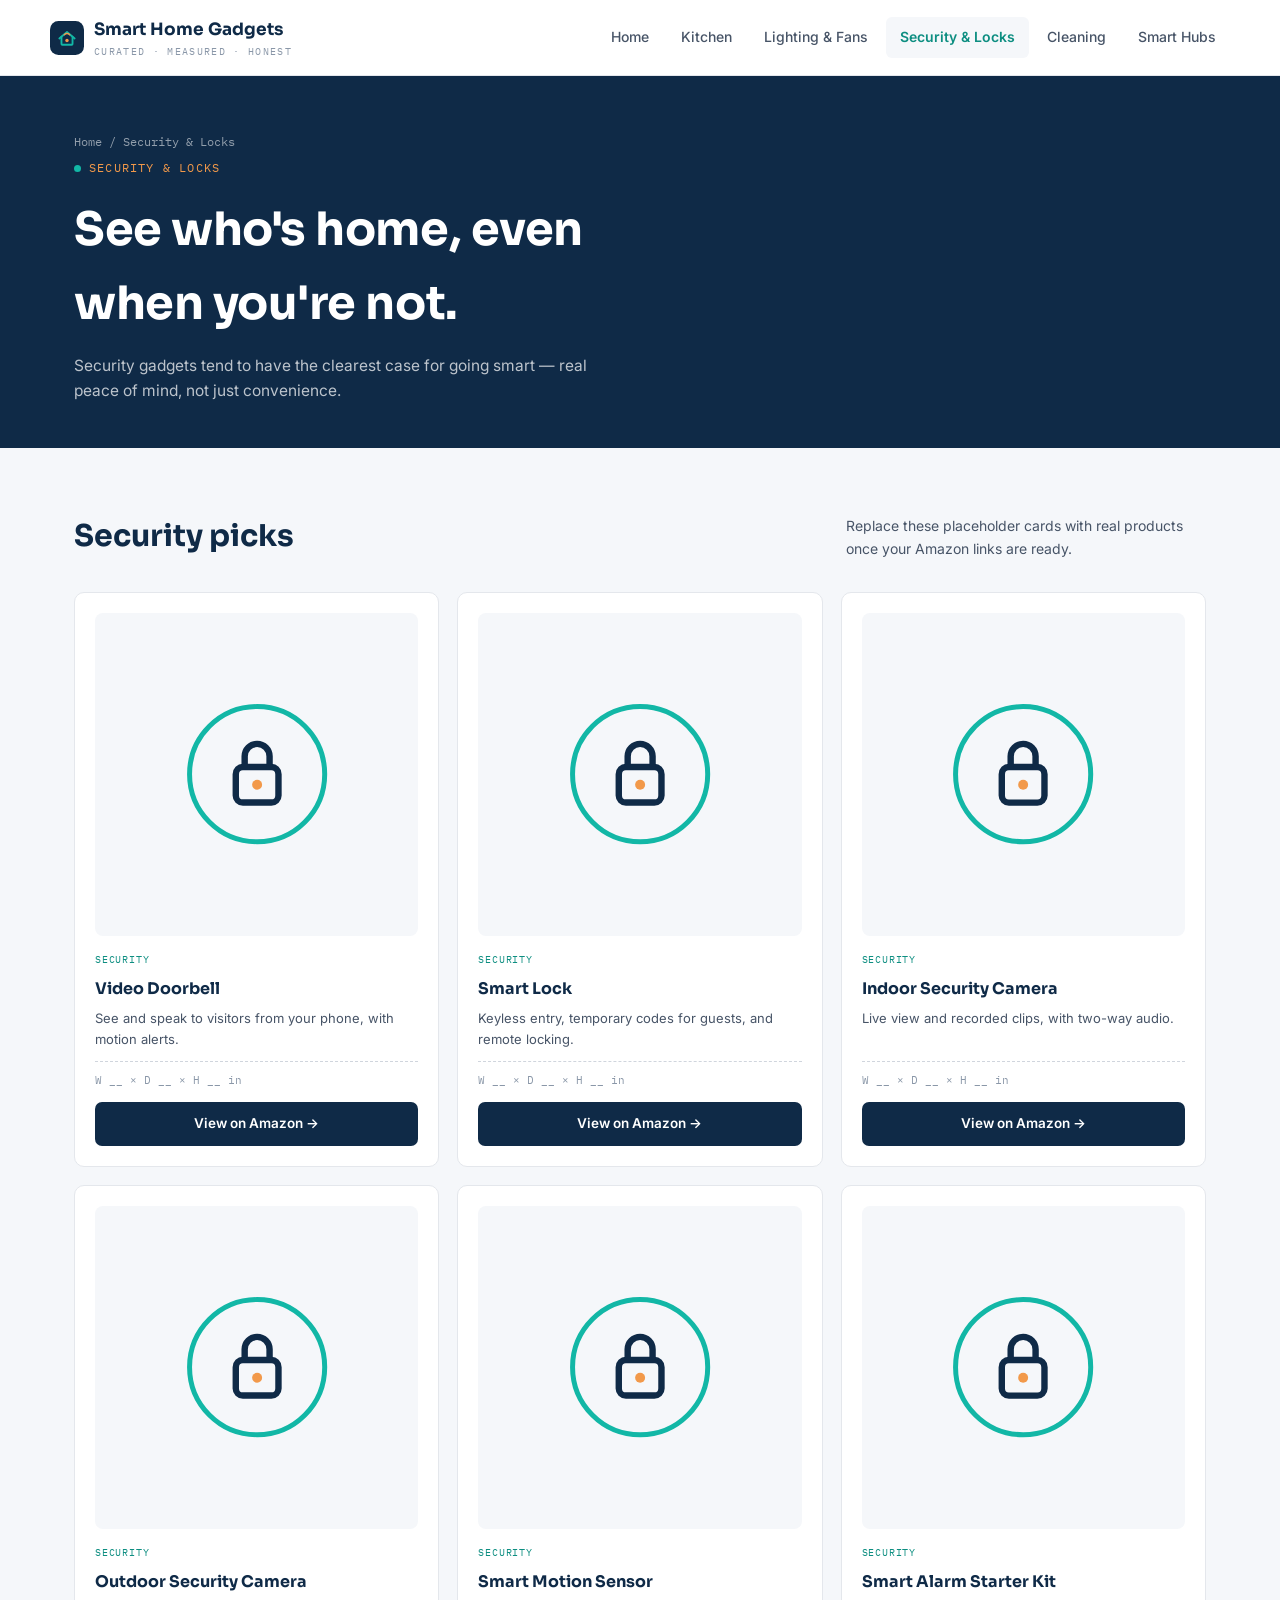
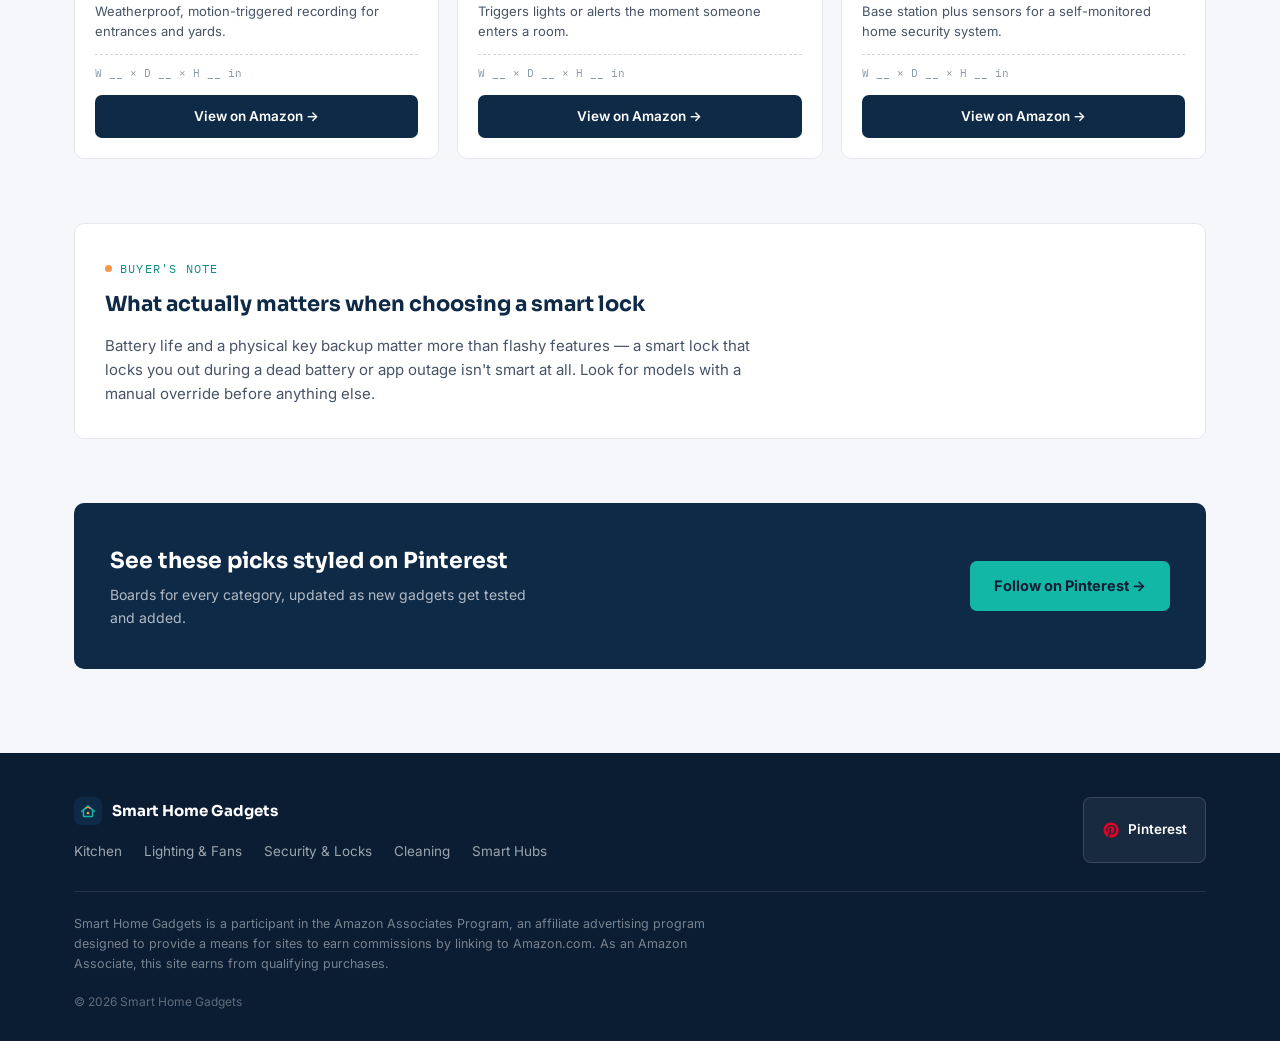
<file: security-locks.html>
<!DOCTYPE html>
<html lang="en">
<head>
<meta charset="UTF-8">
<meta name="viewport" content="width=device-width, initial-scale=1.0">
<title>Security & Locks — Smart Home Gadgets</title>
<meta name="description" content="Video doorbells, smart locks, indoor and outdoor cameras for home security.">
<link rel="icon" href="assets/logo.svg" type="image/svg+xml">
<link rel="preconnect" href="https://fonts.googleapis.com">
<link rel="preconnect" href="https://fonts.gstatic.com" crossorigin>
<link href="https://fonts.googleapis.com/css2?family=Sora:wght@400;600;700&family=Inter:wght@400;500;600&family=IBM+Plex+Mono:wght@400;500&display=swap" rel="stylesheet">
<link rel="stylesheet" href="assets/style.css">
</head>
<body>

<header>
  <div class="wrap inner">
    <a class="brand" href="index.html">
      <img class="logo-mark" src="assets/logo.svg" alt="">
      <span>Smart Home Gadgets<small>Curated · Measured · Honest</small></span>
    </a>
    <button class="nav-toggle" aria-label="Toggle menu" onclick="document.getElementById('site-nav').classList.toggle('open')"><span></span></button>
    <nav id="site-nav">
      <a href="index.html">Home</a>
      <a href="kitchen.html">Kitchen</a>
      <a href="lighting-fans.html">Lighting &amp; Fans</a>
      <a href="security-locks.html" class="active">Security &amp; Locks</a>
      <a href="cleaning.html">Cleaning</a>
      <a href="smart-hubs.html">Smart Hubs</a>
    </nav>
  </div>
</header>

<section class="page-hero">
  <div class="wrap">
    <div class="crumb"><a href="index.html">Home</a> / Security &amp; Locks</div>
    <div class="eyebrow">Security & Locks</div>
    <h1>See who's home, even when you're not.</h1>
    <p>Security gadgets tend to have the clearest case for going smart — real peace of mind, not just convenience.</p>
  </div>
</section>

<section class="section">
  <div class="wrap">
    <div class="section-head">
      <h2>Security picks</h2>
      <p>Replace these placeholder cards with real products once your Amazon links are ready.</p>
    </div>
    <div class="product-grid">
      <div class="p-card">
        <div class="icon-box"><svg viewBox="0 0 40 40" fill="none"><circle cx="20" cy="20" r="19" stroke="#12B7A6" stroke-width="1.4"/><rect x="14" y="18" width="12" height="10" rx="2" stroke="#0F2A47" stroke-width="1.8"/><path d="M16.5 18v-3a3.5 3.5 0 017 0v3" stroke="#0F2A47" stroke-width="1.8"/><circle cx="20" cy="23" r="1.4" fill="#F2994A"/></svg></div>
        <div class="tag">Security</div>
        <h3>Video Doorbell</h3>
        <p class="desc">See and speak to visitors from your phone, with motion alerts.</p>
        <div class="dim-line">W __ × D __ × H __ in</div>
        <a class="buy" href="https://www.amazon.com/dp/REPLACE_ASIN?tag=YOUR-AFFILIATE-TAG-20" target="_blank" rel="nofollow sponsored noopener">View on Amazon →</a>
      </div>
      <div class="p-card">
        <div class="icon-box"><svg viewBox="0 0 40 40" fill="none"><circle cx="20" cy="20" r="19" stroke="#12B7A6" stroke-width="1.4"/><rect x="14" y="18" width="12" height="10" rx="2" stroke="#0F2A47" stroke-width="1.8"/><path d="M16.5 18v-3a3.5 3.5 0 017 0v3" stroke="#0F2A47" stroke-width="1.8"/><circle cx="20" cy="23" r="1.4" fill="#F2994A"/></svg></div>
        <div class="tag">Security</div>
        <h3>Smart Lock</h3>
        <p class="desc">Keyless entry, temporary codes for guests, and remote locking.</p>
        <div class="dim-line">W __ × D __ × H __ in</div>
        <a class="buy" href="https://www.amazon.com/dp/REPLACE_ASIN?tag=YOUR-AFFILIATE-TAG-20" target="_blank" rel="nofollow sponsored noopener">View on Amazon →</a>
      </div>
      <div class="p-card">
        <div class="icon-box"><svg viewBox="0 0 40 40" fill="none"><circle cx="20" cy="20" r="19" stroke="#12B7A6" stroke-width="1.4"/><rect x="14" y="18" width="12" height="10" rx="2" stroke="#0F2A47" stroke-width="1.8"/><path d="M16.5 18v-3a3.5 3.5 0 017 0v3" stroke="#0F2A47" stroke-width="1.8"/><circle cx="20" cy="23" r="1.4" fill="#F2994A"/></svg></div>
        <div class="tag">Security</div>
        <h3>Indoor Security Camera</h3>
        <p class="desc">Live view and recorded clips, with two-way audio.</p>
        <div class="dim-line">W __ × D __ × H __ in</div>
        <a class="buy" href="https://www.amazon.com/dp/REPLACE_ASIN?tag=YOUR-AFFILIATE-TAG-20" target="_blank" rel="nofollow sponsored noopener">View on Amazon →</a>
      </div>
      <div class="p-card">
        <div class="icon-box"><svg viewBox="0 0 40 40" fill="none"><circle cx="20" cy="20" r="19" stroke="#12B7A6" stroke-width="1.4"/><rect x="14" y="18" width="12" height="10" rx="2" stroke="#0F2A47" stroke-width="1.8"/><path d="M16.5 18v-3a3.5 3.5 0 017 0v3" stroke="#0F2A47" stroke-width="1.8"/><circle cx="20" cy="23" r="1.4" fill="#F2994A"/></svg></div>
        <div class="tag">Security</div>
        <h3>Outdoor Security Camera</h3>
        <p class="desc">Weatherproof, motion-triggered recording for entrances and yards.</p>
        <div class="dim-line">W __ × D __ × H __ in</div>
        <a class="buy" href="https://www.amazon.com/dp/REPLACE_ASIN?tag=YOUR-AFFILIATE-TAG-20" target="_blank" rel="nofollow sponsored noopener">View on Amazon →</a>
      </div>
      <div class="p-card">
        <div class="icon-box"><svg viewBox="0 0 40 40" fill="none"><circle cx="20" cy="20" r="19" stroke="#12B7A6" stroke-width="1.4"/><rect x="14" y="18" width="12" height="10" rx="2" stroke="#0F2A47" stroke-width="1.8"/><path d="M16.5 18v-3a3.5 3.5 0 017 0v3" stroke="#0F2A47" stroke-width="1.8"/><circle cx="20" cy="23" r="1.4" fill="#F2994A"/></svg></div>
        <div class="tag">Security</div>
        <h3>Smart Motion Sensor</h3>
        <p class="desc">Triggers lights or alerts the moment someone enters a room.</p>
        <div class="dim-line">W __ × D __ × H __ in</div>
        <a class="buy" href="https://www.amazon.com/dp/REPLACE_ASIN?tag=YOUR-AFFILIATE-TAG-20" target="_blank" rel="nofollow sponsored noopener">View on Amazon →</a>
      </div>
      <div class="p-card">
        <div class="icon-box"><svg viewBox="0 0 40 40" fill="none"><circle cx="20" cy="20" r="19" stroke="#12B7A6" stroke-width="1.4"/><rect x="14" y="18" width="12" height="10" rx="2" stroke="#0F2A47" stroke-width="1.8"/><path d="M16.5 18v-3a3.5 3.5 0 017 0v3" stroke="#0F2A47" stroke-width="1.8"/><circle cx="20" cy="23" r="1.4" fill="#F2994A"/></svg></div>
        <div class="tag">Security</div>
        <h3>Smart Alarm Starter Kit</h3>
        <p class="desc">Base station plus sensors for a self-monitored home security system.</p>
        <div class="dim-line">W __ × D __ × H __ in</div>
        <a class="buy" href="https://www.amazon.com/dp/REPLACE_ASIN?tag=YOUR-AFFILIATE-TAG-20" target="_blank" rel="nofollow sponsored noopener">View on Amazon →</a>
      </div>
    </div>
  </div>
</section>

<section class="section" style="padding-top:0;">
  <div class="wrap">
    <div class="article">
      <div class="eyebrow">Buyer's note</div>
      <h3>What actually matters when choosing a smart lock</h3>
      <p>Battery life and a physical key backup matter more than flashy features — a smart lock that locks you out during a dead battery or app outage isn't smart at all. Look for models with a manual override before anything else.</p>
    </div>
  </div>
</section>

<section class="section" style="padding-top:0;">
  <div class="wrap">
    <div class="cta-banner">
      <div>
        <h3>See these picks styled on Pinterest</h3>
        <p>Boards for every category, updated as new gadgets get tested and added.</p>
      </div>
      <a class="btn" href="https://pinterest.com/SmartHomeGadgets83/" target="_blank" rel="noopener">Follow on Pinterest →</a>
    </div>
  </div>
</section>

<footer>
  <div class="wrap">
    <div class="foot-top">
      <div>
        <div class="foot-brand"><img class="logo-mark" src="assets/logo.svg" alt=""> Smart Home Gadgets</div>
        <div class="foot-links" style="margin-top:16px;">
          <a href="kitchen.html">Kitchen</a>
          <a href="lighting-fans.html">Lighting &amp; Fans</a>
          <a href="security-locks.html">Security &amp; Locks</a>
          <a href="cleaning.html">Cleaning</a>
          <a href="smart-hubs.html">Smart Hubs</a>
        </div>
      </div>
      <a class="pin-link" href="https://pinterest.com/SmartHomeGadgets83/" target="_blank" rel="noopener">
        <svg width="18" height="18" viewBox="0 0 24 24" fill="#E60023"><path d="M12 2C6.48 2 2 6.48 2 12c0 4.24 2.64 7.86 6.36 9.32-.09-.79-.17-2.01.04-2.88.19-.79 1.23-5.02 1.23-5.02s-.31-.63-.31-1.55c0-1.46.84-2.55 1.9-2.55.9 0 1.33.67 1.33 1.48 0 .9-.57 2.25-.87 3.5-.25 1.05.52 1.9 1.55 1.9 1.86 0 3.29-1.96 3.29-4.79 0-2.5-1.8-4.25-4.37-4.25-2.98 0-4.73 2.23-4.73 4.54 0 .9.34 1.86.78 2.39.09.1.1.2.07.3-.08.32-.25 1.02-.29 1.16-.05.19-.15.23-.35.14-1.3-.6-2.11-2.5-2.11-4.02 0-3.27 2.38-6.28 6.86-6.28 3.6 0 6.4 2.57 6.4 5.99 0 3.58-2.25 6.46-5.38 6.46-1.05 0-2.04-.55-2.38-1.19l-.65 2.46c-.23.9-.87 2.02-1.3 2.71.98.3 2.02.47 3.1.47 5.52 0 10-4.48 10-10S17.52 2 12 2z"/></svg>
        Pinterest
      </a>
    </div>
    <p class="disclosure">Smart Home Gadgets is a participant in the Amazon Associates Program, an affiliate advertising program designed to provide a means for sites to earn commissions by linking to Amazon.com. As an Amazon Associate, this site earns from qualifying purchases.</p>
    <p class="copyright">© <span id="year"></span> Smart Home Gadgets</p>
  </div>
</footer>

<script>document.getElementById('year').textContent = new Date().getFullYear();</script>
</body>
</html>
</file>
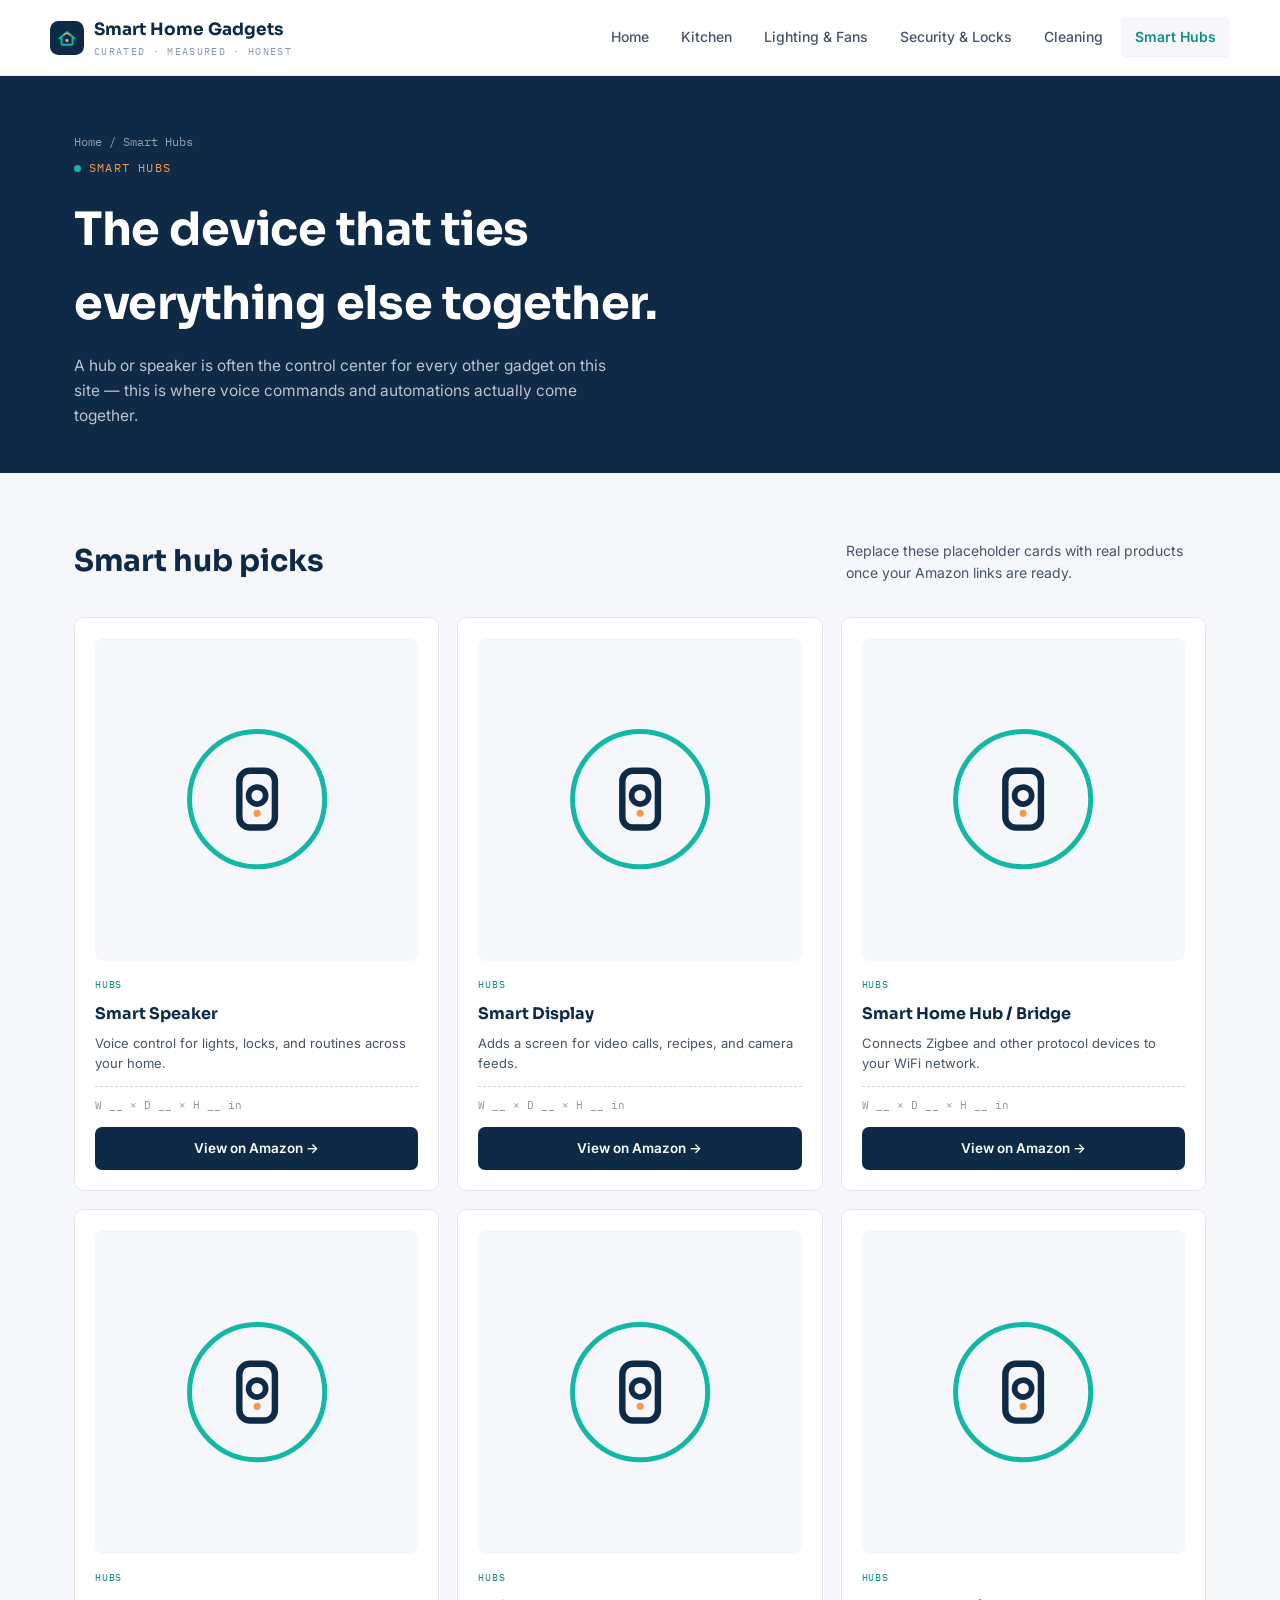
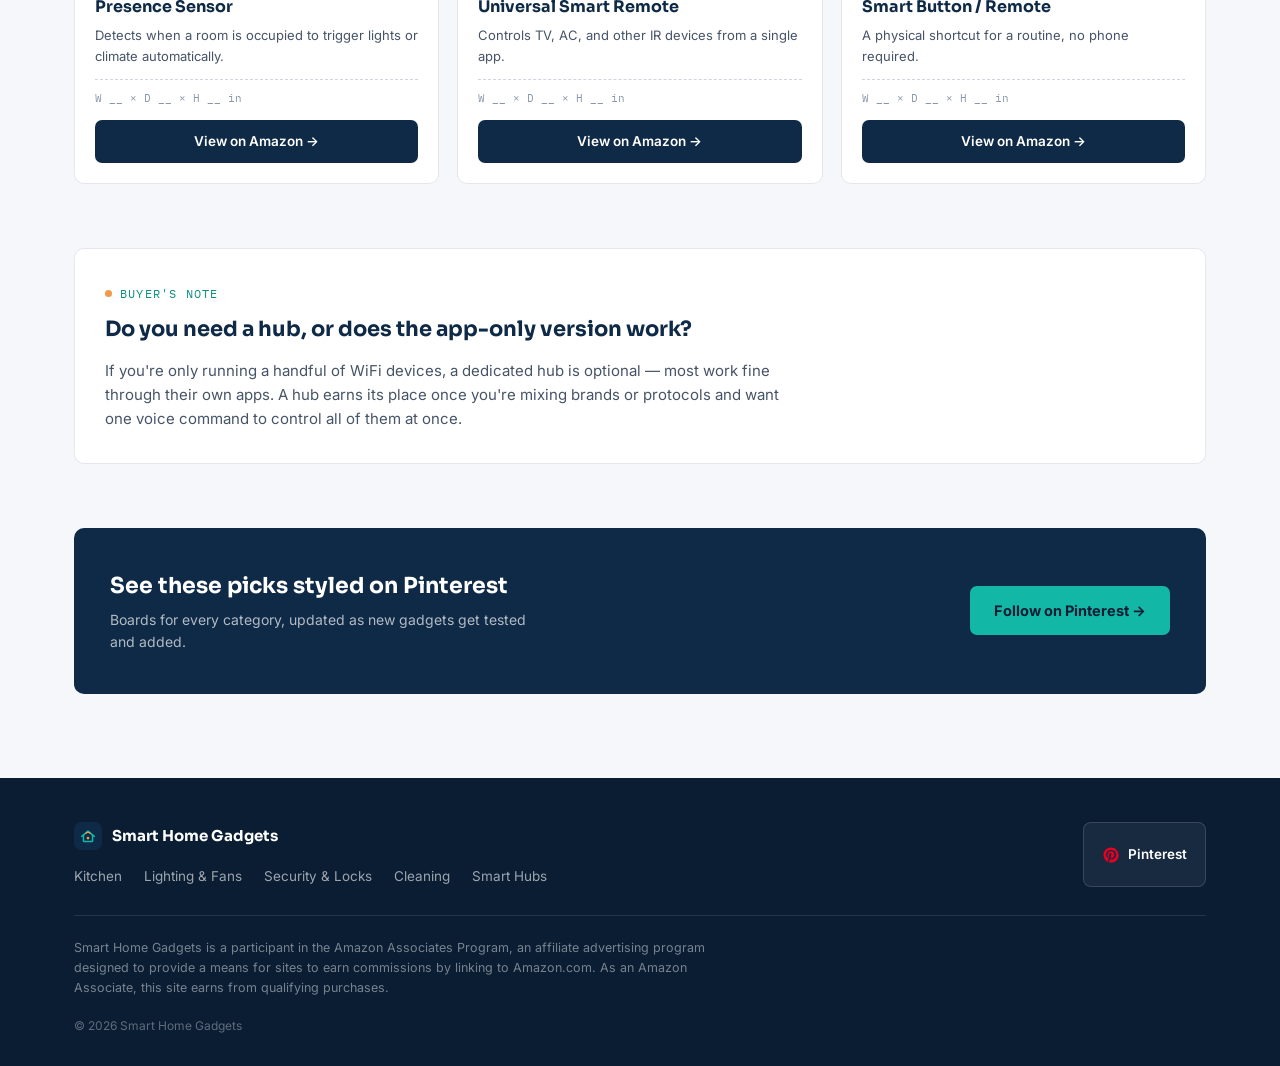
<file: smart-hubs.html>
<!DOCTYPE html>
<html lang="en">
<head>
<meta charset="UTF-8">
<meta name="viewport" content="width=device-width, initial-scale=1.0">
<title>Smart Hubs — Smart Home Gadgets</title>
<meta name="description" content="Smart speakers, displays, sensors and hubs that tie your smart home together.">
<link rel="icon" href="assets/logo.svg" type="image/svg+xml">
<link rel="preconnect" href="https://fonts.googleapis.com">
<link rel="preconnect" href="https://fonts.gstatic.com" crossorigin>
<link href="https://fonts.googleapis.com/css2?family=Sora:wght@400;600;700&family=Inter:wght@400;500;600&family=IBM+Plex+Mono:wght@400;500&display=swap" rel="stylesheet">
<link rel="stylesheet" href="assets/style.css">
</head>
<body>

<header>
  <div class="wrap inner">
    <a class="brand" href="index.html">
      <img class="logo-mark" src="assets/logo.svg" alt="">
      <span>Smart Home Gadgets<small>Curated · Measured · Honest</small></span>
    </a>
    <button class="nav-toggle" aria-label="Toggle menu" onclick="document.getElementById('site-nav').classList.toggle('open')"><span></span></button>
    <nav id="site-nav">
      <a href="index.html">Home</a>
      <a href="kitchen.html">Kitchen</a>
      <a href="lighting-fans.html">Lighting &amp; Fans</a>
      <a href="security-locks.html">Security &amp; Locks</a>
      <a href="cleaning.html">Cleaning</a>
      <a href="smart-hubs.html" class="active">Smart Hubs</a>
    </nav>
  </div>
</header>

<section class="page-hero">
  <div class="wrap">
    <div class="crumb"><a href="index.html">Home</a> / Smart Hubs</div>
    <div class="eyebrow">Smart Hubs</div>
    <h1>The device that ties everything else together.</h1>
    <p>A hub or speaker is often the control center for every other gadget on this site — this is where voice commands and automations actually come together.</p>
  </div>
</section>

<section class="section">
  <div class="wrap">
    <div class="section-head">
      <h2>Smart hub picks</h2>
      <p>Replace these placeholder cards with real products once your Amazon links are ready.</p>
    </div>
    <div class="product-grid">
      <div class="p-card">
        <div class="icon-box"><svg viewBox="0 0 40 40" fill="none"><circle cx="20" cy="20" r="19" stroke="#12B7A6" stroke-width="1.4"/><rect x="15" y="12" width="10" height="16" rx="3" stroke="#0F2A47" stroke-width="1.8"/><circle cx="20" cy="19" r="2.4" stroke="#0F2A47" stroke-width="1.6"/><circle cx="20" cy="24" r="1" fill="#F2994A"/></svg></div>
        <div class="tag">Hubs</div>
        <h3>Smart Speaker</h3>
        <p class="desc">Voice control for lights, locks, and routines across your home.</p>
        <div class="dim-line">W __ × D __ × H __ in</div>
        <a class="buy" href="https://www.amazon.com/dp/REPLACE_ASIN?tag=YOUR-AFFILIATE-TAG-20" target="_blank" rel="nofollow sponsored noopener">View on Amazon →</a>
      </div>
      <div class="p-card">
        <div class="icon-box"><svg viewBox="0 0 40 40" fill="none"><circle cx="20" cy="20" r="19" stroke="#12B7A6" stroke-width="1.4"/><rect x="15" y="12" width="10" height="16" rx="3" stroke="#0F2A47" stroke-width="1.8"/><circle cx="20" cy="19" r="2.4" stroke="#0F2A47" stroke-width="1.6"/><circle cx="20" cy="24" r="1" fill="#F2994A"/></svg></div>
        <div class="tag">Hubs</div>
        <h3>Smart Display</h3>
        <p class="desc">Adds a screen for video calls, recipes, and camera feeds.</p>
        <div class="dim-line">W __ × D __ × H __ in</div>
        <a class="buy" href="https://www.amazon.com/dp/REPLACE_ASIN?tag=YOUR-AFFILIATE-TAG-20" target="_blank" rel="nofollow sponsored noopener">View on Amazon →</a>
      </div>
      <div class="p-card">
        <div class="icon-box"><svg viewBox="0 0 40 40" fill="none"><circle cx="20" cy="20" r="19" stroke="#12B7A6" stroke-width="1.4"/><rect x="15" y="12" width="10" height="16" rx="3" stroke="#0F2A47" stroke-width="1.8"/><circle cx="20" cy="19" r="2.4" stroke="#0F2A47" stroke-width="1.6"/><circle cx="20" cy="24" r="1" fill="#F2994A"/></svg></div>
        <div class="tag">Hubs</div>
        <h3>Smart Home Hub / Bridge</h3>
        <p class="desc">Connects Zigbee and other protocol devices to your WiFi network.</p>
        <div class="dim-line">W __ × D __ × H __ in</div>
        <a class="buy" href="https://www.amazon.com/dp/REPLACE_ASIN?tag=YOUR-AFFILIATE-TAG-20" target="_blank" rel="nofollow sponsored noopener">View on Amazon →</a>
      </div>
      <div class="p-card">
        <div class="icon-box"><svg viewBox="0 0 40 40" fill="none"><circle cx="20" cy="20" r="19" stroke="#12B7A6" stroke-width="1.4"/><rect x="15" y="12" width="10" height="16" rx="3" stroke="#0F2A47" stroke-width="1.8"/><circle cx="20" cy="19" r="2.4" stroke="#0F2A47" stroke-width="1.6"/><circle cx="20" cy="24" r="1" fill="#F2994A"/></svg></div>
        <div class="tag">Hubs</div>
        <h3>Presence Sensor</h3>
        <p class="desc">Detects when a room is occupied to trigger lights or climate automatically.</p>
        <div class="dim-line">W __ × D __ × H __ in</div>
        <a class="buy" href="https://www.amazon.com/dp/REPLACE_ASIN?tag=YOUR-AFFILIATE-TAG-20" target="_blank" rel="nofollow sponsored noopener">View on Amazon →</a>
      </div>
      <div class="p-card">
        <div class="icon-box"><svg viewBox="0 0 40 40" fill="none"><circle cx="20" cy="20" r="19" stroke="#12B7A6" stroke-width="1.4"/><rect x="15" y="12" width="10" height="16" rx="3" stroke="#0F2A47" stroke-width="1.8"/><circle cx="20" cy="19" r="2.4" stroke="#0F2A47" stroke-width="1.6"/><circle cx="20" cy="24" r="1" fill="#F2994A"/></svg></div>
        <div class="tag">Hubs</div>
        <h3>Universal Smart Remote</h3>
        <p class="desc">Controls TV, AC, and other IR devices from a single app.</p>
        <div class="dim-line">W __ × D __ × H __ in</div>
        <a class="buy" href="https://www.amazon.com/dp/REPLACE_ASIN?tag=YOUR-AFFILIATE-TAG-20" target="_blank" rel="nofollow sponsored noopener">View on Amazon →</a>
      </div>
      <div class="p-card">
        <div class="icon-box"><svg viewBox="0 0 40 40" fill="none"><circle cx="20" cy="20" r="19" stroke="#12B7A6" stroke-width="1.4"/><rect x="15" y="12" width="10" height="16" rx="3" stroke="#0F2A47" stroke-width="1.8"/><circle cx="20" cy="19" r="2.4" stroke="#0F2A47" stroke-width="1.6"/><circle cx="20" cy="24" r="1" fill="#F2994A"/></svg></div>
        <div class="tag">Hubs</div>
        <h3>Smart Button / Remote</h3>
        <p class="desc">A physical shortcut for a routine, no phone required.</p>
        <div class="dim-line">W __ × D __ × H __ in</div>
        <a class="buy" href="https://www.amazon.com/dp/REPLACE_ASIN?tag=YOUR-AFFILIATE-TAG-20" target="_blank" rel="nofollow sponsored noopener">View on Amazon →</a>
      </div>
    </div>
  </div>
</section>

<section class="section" style="padding-top:0;">
  <div class="wrap">
    <div class="article">
      <div class="eyebrow">Buyer's note</div>
      <h3>Do you need a hub, or does the app-only version work?</h3>
      <p>If you're only running a handful of WiFi devices, a dedicated hub is optional — most work fine through their own apps. A hub earns its place once you're mixing brands or protocols and want one voice command to control all of them at once.</p>
    </div>
  </div>
</section>

<section class="section" style="padding-top:0;">
  <div class="wrap">
    <div class="cta-banner">
      <div>
        <h3>See these picks styled on Pinterest</h3>
        <p>Boards for every category, updated as new gadgets get tested and added.</p>
      </div>
      <a class="btn" href="https://pinterest.com/SmartHomeGadgets83/" target="_blank" rel="noopener">Follow on Pinterest →</a>
    </div>
  </div>
</section>

<footer>
  <div class="wrap">
    <div class="foot-top">
      <div>
        <div class="foot-brand"><img class="logo-mark" src="assets/logo.svg" alt=""> Smart Home Gadgets</div>
        <div class="foot-links" style="margin-top:16px;">
          <a href="kitchen.html">Kitchen</a>
          <a href="lighting-fans.html">Lighting &amp; Fans</a>
          <a href="security-locks.html">Security &amp; Locks</a>
          <a href="cleaning.html">Cleaning</a>
          <a href="smart-hubs.html">Smart Hubs</a>
        </div>
      </div>
      <a class="pin-link" href="https://pinterest.com/SmartHomeGadgets83/" target="_blank" rel="noopener">
        <svg width="18" height="18" viewBox="0 0 24 24" fill="#E60023"><path d="M12 2C6.48 2 2 6.48 2 12c0 4.24 2.64 7.86 6.36 9.32-.09-.79-.17-2.01.04-2.88.19-.79 1.23-5.02 1.23-5.02s-.31-.63-.31-1.55c0-1.46.84-2.55 1.9-2.55.9 0 1.33.67 1.33 1.48 0 .9-.57 2.25-.87 3.5-.25 1.05.52 1.9 1.55 1.9 1.86 0 3.29-1.96 3.29-4.79 0-2.5-1.8-4.25-4.37-4.25-2.98 0-4.73 2.23-4.73 4.54 0 .9.34 1.86.78 2.39.09.1.1.2.07.3-.08.32-.25 1.02-.29 1.16-.05.19-.15.23-.35.14-1.3-.6-2.11-2.5-2.11-4.02 0-3.27 2.38-6.28 6.86-6.28 3.6 0 6.4 2.57 6.4 5.99 0 3.58-2.25 6.46-5.38 6.46-1.05 0-2.04-.55-2.38-1.19l-.65 2.46c-.23.9-.87 2.02-1.3 2.71.98.3 2.02.47 3.1.47 5.52 0 10-4.48 10-10S17.52 2 12 2z"/></svg>
        Pinterest
      </a>
    </div>
    <p class="disclosure">Smart Home Gadgets is a participant in the Amazon Associates Program, an affiliate advertising program designed to provide a means for sites to earn commissions by linking to Amazon.com. As an Amazon Associate, this site earns from qualifying purchases.</p>
    <p class="copyright">© <span id="year"></span> Smart Home Gadgets</p>
  </div>
</footer>

<script>document.getElementById('year').textContent = new Date().getFullYear();</script>
</body>
</html>
</file>
<file: assets/style.css>
/* ===========================================================
   Smart Home Gadgets — shared design system
   =========================================================== */

:root{
  --bg:#F5F7FA;
  --surface:#FFFFFF;
  --ink:#101828;
  --ink-soft:#475467;
  --ink-faint:#8A97A8;
  --navy:#0F2A47;
  --navy-deep:#0A1D33;
  --teal:#12B7A6;
  --teal-deep:#0D8E81;
  --amber:#F2994A;
  --line:#E4E7EC;
  --line-deep:#D0D5DD;
  --max:1180px;
  --radius:10px;
}

*{box-sizing:border-box; margin:0; padding:0;}
html{scroll-behavior:smooth;}
body{
  background:var(--bg);
  color:var(--ink);
  font-family:'Inter', sans-serif;
  line-height:1.6;
  -webkit-font-smoothing:antialiased;
}
@media (prefers-reduced-motion: reduce){
  *{animation:none !important; transition:none !important;}
}
a{color:inherit; text-decoration:none;}
img,svg{display:block; max-width:100%;}
.wrap{max-width:var(--max); margin:0 auto; padding:0 24px;}
.mono{font-family:'IBM Plex Mono', monospace;}

::selection{background:var(--teal); color:#fff;}

/* ---------- eyebrow / labels ---------- */
.eyebrow{
  font-family:'IBM Plex Mono', monospace;
  font-size:12px;
  letter-spacing:0.1em;
  text-transform:uppercase;
  color:var(--teal-deep);
  display:inline-flex;
  align-items:center;
  gap:8px;
}
.eyebrow::before{
  content:"";
  width:7px; height:7px;
  border-radius:50%;
  background:var(--amber);
  display:inline-block;
}

/* ---------- header ---------- */
header{
  background:var(--surface);
  border-bottom:1px solid var(--line);
  position:sticky; top:0; z-index:100;
}
header .inner{
  display:flex;
  align-items:center;
  justify-content:space-between;
  padding:16px 0;
}
.brand{
  display:flex;
  align-items:center;
  gap:10px;
  font-family:'Sora', sans-serif;
  font-weight:700;
  font-size:17px;
  color:var(--navy);
}
.brand .logo-mark{width:34px; height:34px; flex-shrink:0;}
.brand small{
  display:block;
  font-family:'IBM Plex Mono', monospace;
  font-weight:400;
  font-size:9.5px;
  letter-spacing:0.14em;
  color:var(--ink-faint);
  text-transform:uppercase;
  margin-top:1px;
}

nav{display:flex; align-items:center; gap:4px;}
nav a{
  font-size:14px;
  font-weight:500;
  color:var(--ink-soft);
  padding:9px 14px;
  border-radius:6px;
  transition:background .15s ease, color .15s ease;
}
nav a:hover, nav a:focus-visible, nav a.active{
  background:var(--bg);
  color:var(--navy);
}
nav a.active{color:var(--teal-deep); font-weight:600;}

.nav-toggle{display:none;}

@media (max-width:900px){
  nav{
    display:none;
    position:absolute;
    top:100%; left:0; right:0;
    background:var(--surface);
    border-bottom:1px solid var(--line);
    flex-direction:column;
    align-items:stretch;
    padding:8px 24px 16px;
    gap:2px;
  }
  nav.open{display:flex;}
  nav a{padding:12px 8px;}
  .nav-toggle{
    display:flex;
    align-items:center;
    justify-content:center;
    width:38px; height:38px;
    border:1px solid var(--line);
    border-radius:8px;
    background:none;
    cursor:pointer;
  }
  .nav-toggle span, .nav-toggle span::before, .nav-toggle span::after{
    content:"";
    display:block;
    width:16px; height:2px;
    background:var(--navy);
    position:relative;
    transition:transform .15s ease;
  }
  .nav-toggle span::before{position:absolute; top:-5px;}
  .nav-toggle span::after{position:absolute; top:5px;}
}

/* ---------- page hero (category pages) ---------- */
.page-hero{
  background:var(--navy);
  color:#fff;
  padding:56px 0 44px;
}
.page-hero .eyebrow{color:var(--amber);}
.page-hero .eyebrow::before{background:var(--teal);}
.page-hero h1{
  font-family:'Sora', sans-serif;
  font-weight:700;
  font-size:clamp(30px, 4.4vw, 46px);
  margin-top:14px;
  max-width:640px;
  letter-spacing:-0.01em;
}
.page-hero p{
  margin-top:14px;
  max-width:540px;
  color:rgba(255,255,255,0.72);
  font-size:15.5px;
}

/* ---------- breadcrumb ---------- */
.crumb{
  font-family:'IBM Plex Mono', monospace;
  font-size:12px;
  color:rgba(255,255,255,0.55);
  margin-bottom:2px;
}
.crumb a:hover{color:#fff;}

/* ---------- section ---------- */
.section{padding:64px 0;}
.section-head{
  display:flex;
  align-items:flex-end;
  justify-content:space-between;
  gap:20px;
  flex-wrap:wrap;
  margin-bottom:32px;
}
.section-head h2{
  font-family:'Sora', sans-serif;
  font-weight:700;
  font-size:clamp(23px, 3vw, 30px);
  color:var(--navy);
}
.section-head p{color:var(--ink-soft); font-size:14px; max-width:360px;}

/* ---------- article blocks (home page) ---------- */
.article{
  background:var(--surface);
  border:1px solid var(--line);
  border-radius:var(--radius);
  padding:30px 30px 32px;
}
.article + .article{margin-top:20px;}
.article .eyebrow{margin-bottom:10px;}
.article h3{
  font-family:'Sora', sans-serif;
  font-size:21px;
  font-weight:700;
  color:var(--navy);
  margin-bottom:12px;
}
.article p{color:var(--ink-soft); font-size:15px; max-width:680px;}
.article p + p{margin-top:12px;}

/* ---------- category tiles (home page) ---------- */
.cat-tiles{
  display:grid;
  grid-template-columns:repeat(3, 1fr);
  gap:16px;
}
.cat-tile{
  background:var(--surface);
  border:1px solid var(--line);
  border-radius:var(--radius);
  padding:26px 22px;
  transition:border-color .15s ease, transform .15s ease;
}
.cat-tile:hover, .cat-tile:focus-visible{
  border-color:var(--teal);
  transform:translateY(-2px);
}
.cat-tile .icon{
  width:40px; height:40px;
  margin-bottom:16px;
}
.cat-tile h3{
  font-family:'Sora', sans-serif;
  font-size:16.5px;
  font-weight:700;
  color:var(--navy);
}
.cat-tile p{
  font-size:13px;
  color:var(--ink-soft);
  margin-top:6px;
}
.cat-tile .go{
  margin-top:14px;
  font-family:'IBM Plex Mono', monospace;
  font-size:11.5px;
  color:var(--teal-deep);
  font-weight:600;
}

/* ---------- product grid (category pages) ---------- */
.product-grid{
  display:grid;
  grid-template-columns:repeat(3, 1fr);
  gap:18px;
}
.p-card{
  background:var(--surface);
  border:1px solid var(--line);
  border-radius:var(--radius);
  padding:20px;
  display:flex;
  flex-direction:column;
}
.p-card .icon-box{
  aspect-ratio:1/1;
  background:var(--bg);
  border-radius:8px;
  display:flex;
  align-items:center;
  justify-content:center;
  margin-bottom:16px;
}
.p-card .icon-box svg{width:44%; height:44%;}
.p-card .tag{
  font-family:'IBM Plex Mono', monospace;
  font-size:10px;
  text-transform:uppercase;
  letter-spacing:0.08em;
  color:var(--teal-deep);
}
.p-card h3{
  font-family:'Sora', sans-serif;
  font-size:16px;
  font-weight:700;
  color:var(--navy);
  margin:8px 0 6px;
}
.p-card .desc{font-size:13px; color:var(--ink-soft); flex-grow:1;}
.p-card .dim-line{
  font-family:'IBM Plex Mono', monospace;
  font-size:11px;
  color:var(--ink-faint);
  margin:12px 0;
  padding-top:10px;
  border-top:1px dashed var(--line-deep);
}
.p-card .buy{
  display:inline-flex;
  align-items:center;
  justify-content:center;
  gap:6px;
  background:var(--navy);
  color:#fff;
  font-size:13.5px;
  font-weight:600;
  padding:11px 16px;
  border-radius:7px;
  transition:background .15s ease;
}
.p-card .buy:hover, .p-card .buy:focus-visible{background:var(--teal-deep);}

/* ---------- CTA banner ---------- */
.cta-banner{
  background:var(--navy);
  border-radius:var(--radius);
  padding:40px 36px;
  display:flex;
  align-items:center;
  justify-content:space-between;
  gap:24px;
  flex-wrap:wrap;
  color:#fff;
}
.cta-banner h3{
  font-family:'Sora', sans-serif;
  font-size:22px;
  font-weight:700;
}
.cta-banner p{color:rgba(255,255,255,0.68); font-size:14px; margin-top:6px; max-width:420px;}
.cta-banner .btn{
  background:var(--teal);
  color:#0A1D33;
  font-weight:700;
  font-size:14.5px;
  padding:13px 24px;
  border-radius:7px;
  white-space:nowrap;
  transition:background .15s ease, transform .15s ease;
}
.cta-banner .btn:hover, .cta-banner .btn:focus-visible{background:#0FD6C1; transform:translateY(-1px);}

/* ---------- footer ---------- */
footer{
  background:var(--navy-deep);
  color:rgba(255,255,255,0.6);
  padding:44px 0 30px;
  margin-top:20px;
}
footer .foot-top{
  display:flex;
  justify-content:space-between;
  flex-wrap:wrap;
  gap:28px;
  padding-bottom:28px;
  border-bottom:1px solid rgba(255,255,255,0.1);
}
footer .foot-brand{
  display:flex;
  align-items:center;
  gap:10px;
  font-family:'Sora', sans-serif;
  font-weight:700;
  color:#fff;
  font-size:15px;
}
footer .foot-brand .logo-mark{width:28px; height:28px;}
footer .pin-link{
  display:inline-flex;
  align-items:center;
  gap:8px;
  background:rgba(255,255,255,0.06);
  border:1px solid rgba(255,255,255,0.14);
  padding:11px 18px;
  border-radius:8px;
  font-size:13.5px;
  font-weight:600;
  color:#fff;
  transition:background .15s ease, border-color .15s ease;
}
footer .pin-link:hover, footer .pin-link:focus-visible{
  background:rgba(255,255,255,0.12);
  border-color:var(--teal);
}
footer .foot-links{display:flex; gap:22px; flex-wrap:wrap;}
footer .foot-links a{font-size:13.5px;}
footer .foot-links a:hover, footer .foot-links a:focus-visible{color:#fff;}
footer .disclosure{
  font-size:12.5px;
  max-width:640px;
  margin-top:22px;
  color:rgba(255,255,255,0.45);
}
footer .copyright{
  margin-top:18px;
  font-size:12px;
  color:rgba(255,255,255,0.35);
}

@media (max-width:860px){
  .cat-tiles{grid-template-columns:repeat(2, 1fr);}
  .product-grid{grid-template-columns:repeat(2, 1fr);}
}
@media (max-width:560px){
  .cat-tiles{grid-template-columns:1fr;}
  .product-grid{grid-template-columns:1fr;}
  .cta-banner{flex-direction:column; align-items:flex-start;}
}
</file>
